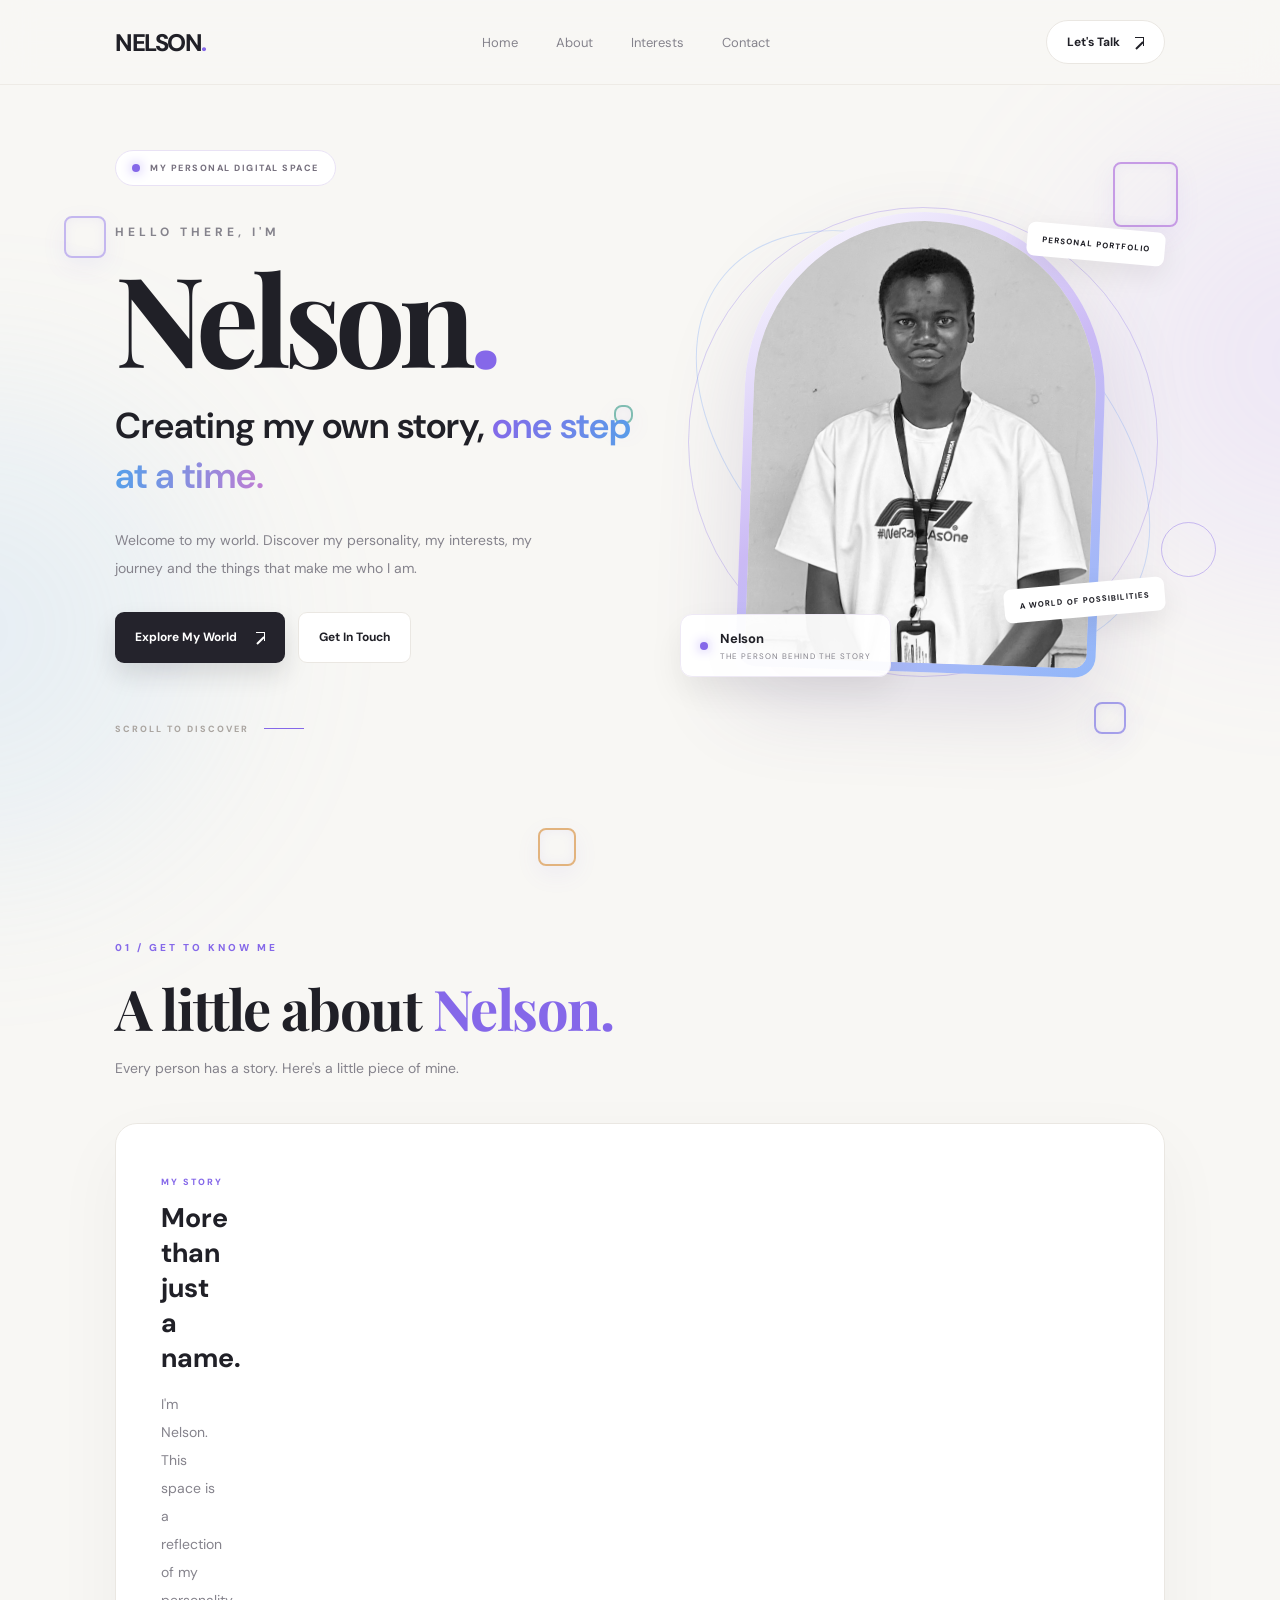
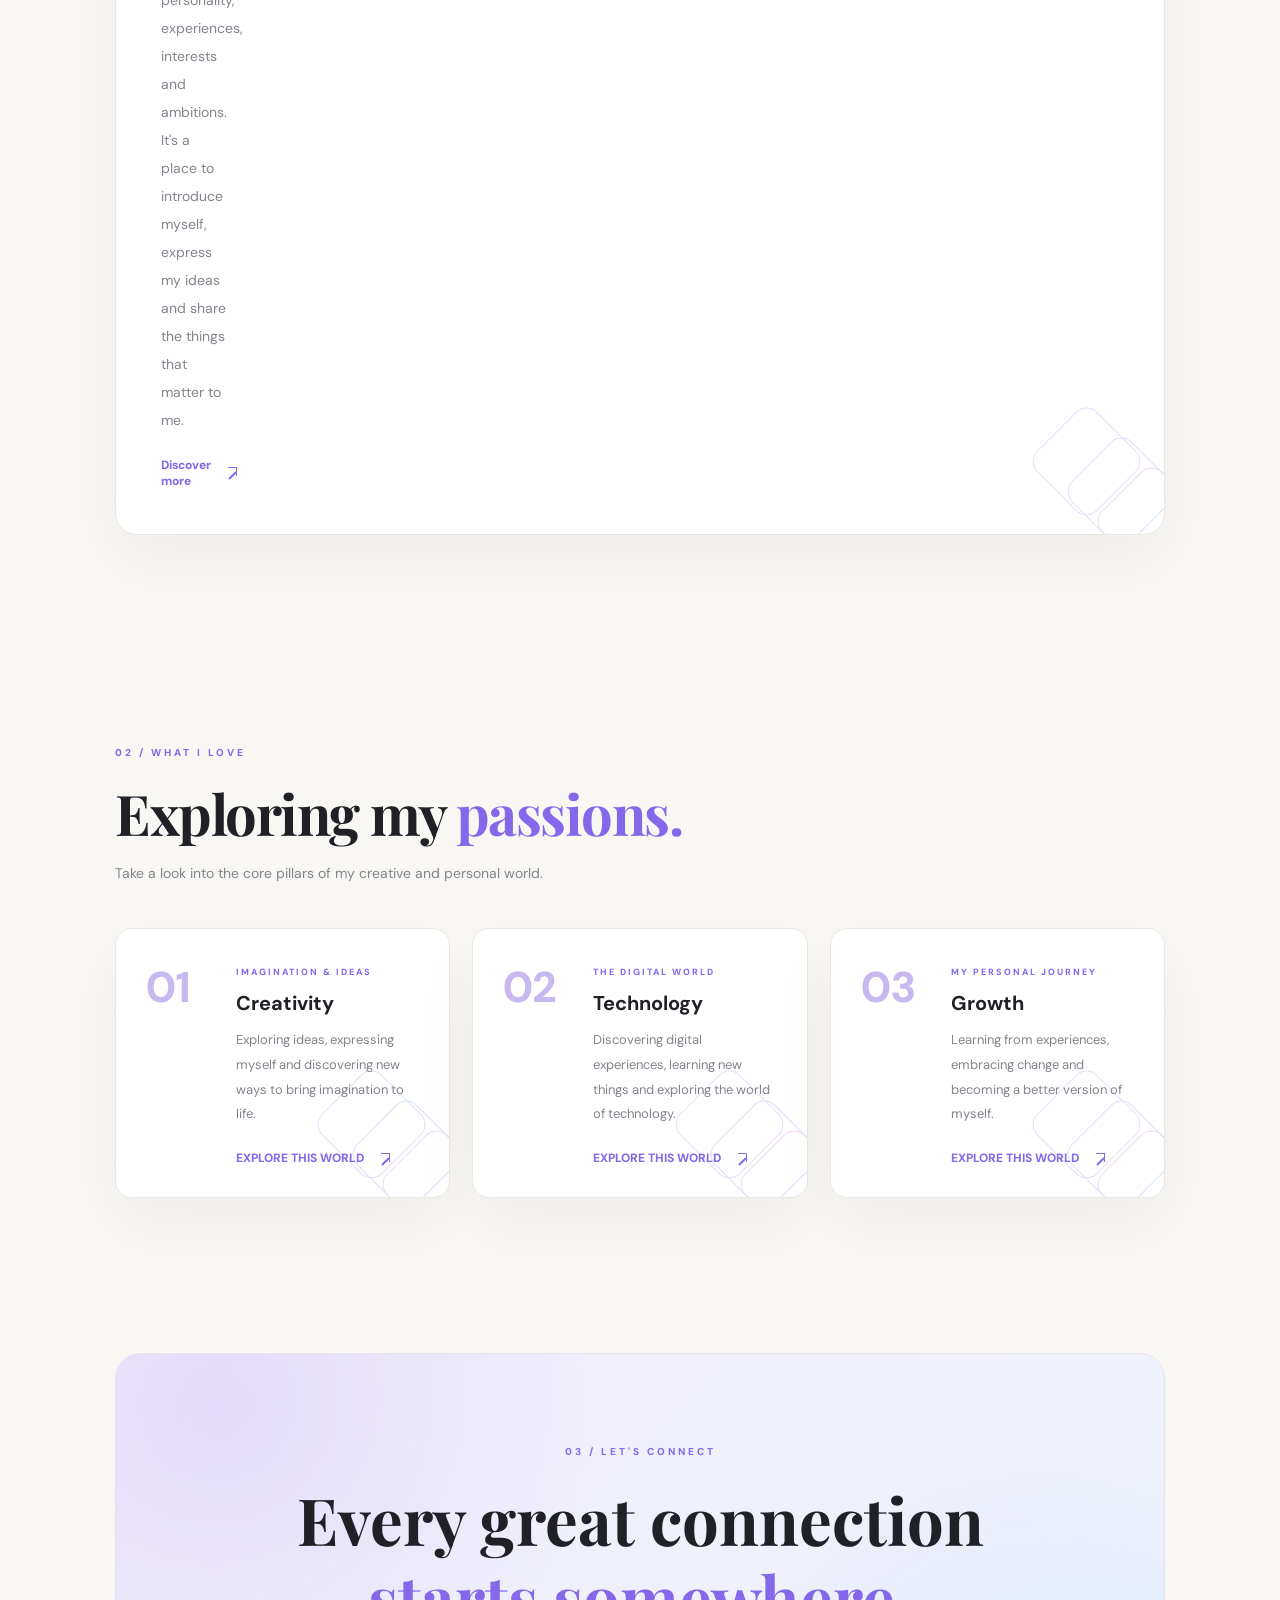
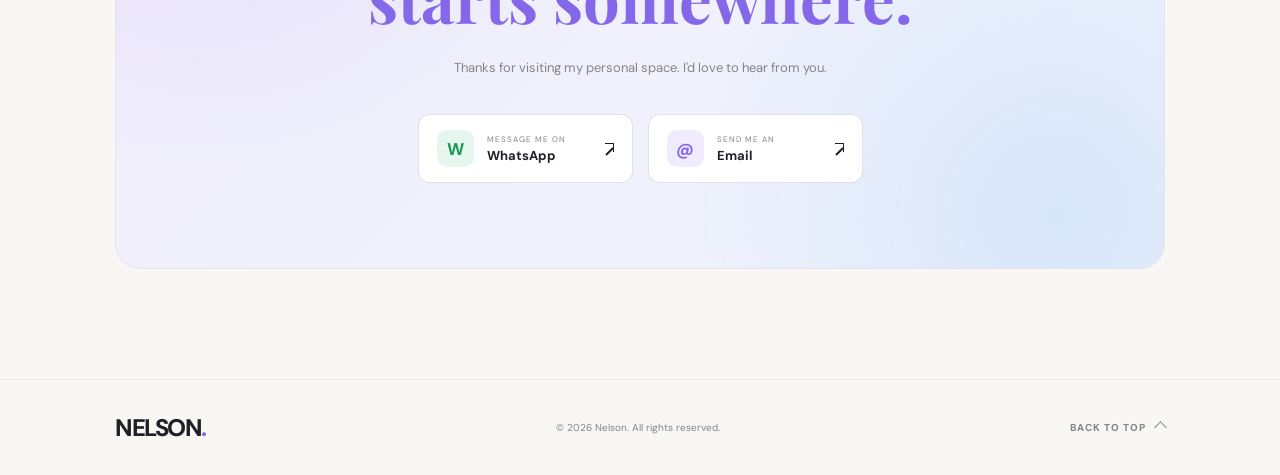
<file: index.html>
<!DOCTYPE html>
<html lang="en">
<head>
  <meta charset="UTF-8">
  <meta name="viewport" content="width=device-width, initial-scale=1.0">
  <meta name="theme-color" content="#f8f7f4">

  <title>Nelson — Personal Portfolio</title>
  <meta name="description" content="Explore Nelson's personal profile, interests and journey.">

  <link rel="preconnect" href="https://fonts.googleapis.com">
  <link rel="preconnect" href="https://fonts.gstatic.com" crossorigin>
  <link href="https://fonts.googleapis.com/css2?family=DM+Sans:wght@400;500;600;700;800&family=Playfair+Display:wght@600;700&display=swap" rel="stylesheet">

  <link rel="stylesheet" href="style.css">
</head>

<body>

  <!-- BACKGROUND DECORATIONS -->
  <div class="ambient ambient-one"></div>
  <div class="ambient ambient-two"></div>

  <div class="floating-scene" aria-hidden="true">
    <span class="cube cube-one"></span>
    <span class="cube cube-two"></span>
    <span class="cube cube-three"></span>
    <span class="cube cube-four"></span>
    <span class="cube cube-five"></span>
    <span class="cube cube-six"></span>
    <span class="floating-ring"></span>
  </div>

  <!-- NAVIGATION -->
  <header class="navbar">
    <a href="#home" class="logo">NELSON<span>.</span></a>

    <nav class="nav-links" id="navLinks">
      <a href="#home">Home</a>
      <a href="#about">About</a>
      <a href="#interests">Interests</a>
      <a href="#contact">Contact</a>
    </nav>

    <a href="#contact" class="nav-button">
      Let's Talk <span class="arrow-icon"></span>
    </a>

    <button class="menu-toggle" id="menuToggle"
      aria-label="Open navigation" aria-expanded="false">
      <span></span>
      <span></span>
    </button>
  </header>

  <main>

    <!-- HERO SECTION -->
    <section class="hero section" id="home">

      <div class="hero-content reveal">

        <div class="welcome-label">
          <span class="status-dot"></span>
          MY PERSONAL DIGITAL SPACE
        </div>

        <p class="small-intro">HELLO THERE, I'M</p>

        <h1>Nelson<span class="name-dot">.</span></h1>

        <h2>
          Creating my own story,
          <span class="gradient-text">one step at a time.</span>
        </h2>

        <p class="hero-description">
          Welcome to my world. Discover my personality,
          my interests, my journey and the things that
          make me who I am.
        </p>

        <div class="hero-buttons">
          <a href="#about" class="primary-button">
            Explore My World <span class="arrow-icon"></span>
          </a>

          <a href="#contact" class="secondary-button">
            Get In Touch
          </a>
        </div>

        <div class="hero-footer">
          <span>SCROLL TO DISCOVER</span>
          <span class="scroll-line"></span>
        </div>

      </div>

      <!-- PROFILE PHOTO -->
      <div class="hero-image-area reveal">

        <div class="image-orbit orbit-one"></div>
        <div class="image-orbit orbit-two"></div>

        <div class="photo-frame">
          <img src="nelson.jpg"
               alt="Nelson's portrait"
               class="profile-image">
        </div>

        <div class="photo-caption">
          <span class="caption-dot"></span>
          <div>
            <strong>Nelson</strong>
            <small>THE PERSON BEHIND THE STORY</small>
          </div>
        </div>

        <div class="floating-tag tag-top">
          PERSONAL PORTFOLIO
        </div>

        <div class="floating-tag tag-bottom">
          A WORLD OF POSSIBILITIES
        </div>

      </div>
    </section>

    <!-- ABOUT SECTION -->
    <section class="about section" id="about">

      <div class="section-heading reveal">
        <span class="eyebrow">01 / GET TO KNOW ME</span>

        <h2>
          A little about <span>Nelson.</span>
        </h2>

        <p>
          Every person has a story. Here's a little piece of mine.
        </p>
      </div>

      <div class="about-card reveal">

        <div class="about-content">
          <span class="about-label">MY STORY</span>

          <h3>More than just a name.</h3>

          <p>
            I'm Nelson. This space is a reflection of my
            personality, experiences, interests and ambitions.
            It's a place to introduce myself, express my ideas
            and share the things that matter to me.
          </p>

          <a href="#interests" class="text-link">
            Discover more <span class="arrow-icon"></span>
          </a>
        </div>

        <div class="about-decoration" aria-hidden="true">
          <span></span>
          <span></span>
          <span></span>
        </div>

      </div>
    </section>

    <!-- INTERESTS SECTION -->
    <section class="interests section" id="interests">

      <div class="section-heading reveal">
        <span class="eyebrow">02 / WHAT I LOVE</span>

        <h2>
          Exploring my <span>passions.</span>
        </h2>

        <p>
          Take a look into the core pillars of my creative and personal world.
        </p>
      </div>

      <div class="interest-grid">

        <!-- CREATIVITY -->
        <a href="creativity.html"
           class="about-card interest-card reveal page-link"
           data-page="creativity">

          <div class="about-number">01</div>

          <div class="about-content">
            <span class="about-label">IMAGINATION & IDEAS</span>

            <h3>Creativity</h3>

            <p>
              Exploring ideas, expressing myself and discovering
              new ways to bring imagination to life.
            </p>

            <span class="text-link">
              EXPLORE THIS WORLD <span class="arrow-icon"></span>
            </span>
          </div>

          <div class="about-decoration" aria-hidden="true">
            <span></span>
            <span></span>
            <span></span>
          </div>
        </a>

        <!-- TECHNOLOGY -->
        <a href="tech.html"
           class="about-card interest-card reveal page-link"
           data-page="tech">

          <div class="about-number">02</div>

          <div class="about-content">
            <span class="about-label">THE DIGITAL WORLD</span>

            <h3>Technology</h3>

            <p>
              Discovering digital experiences, learning new things
              and exploring the world of technology.
            </p>

            <span class="text-link">
              EXPLORE THIS WORLD <span class="arrow-icon"></span>
            </span>
          </div>

          <div class="about-decoration" aria-hidden="true">
            <span></span>
            <span></span>
            <span></span>
          </div>
        </a>

        <!-- GROWTH -->
        <a href="growth.html"
           class="about-card interest-card reveal page-link"
           data-page="growth">

          <div class="about-number">03</div>

          <div class="about-content">
            <span class="about-label">MY PERSONAL JOURNEY</span>

            <h3>Growth</h3>

            <p>
              Learning from experiences, embracing change and
              becoming a better version of myself.
            </p>

            <span class="text-link">
              EXPLORE THIS WORLD <span class="arrow-icon"></span>
            </span>
          </div>

          <div class="about-decoration" aria-hidden="true">
            <span></span>
            <span></span>
            <span></span>
          </div>
        </a>

      </div>
    </section>

    <!-- CONTACT -->
    <section class="contact section" id="contact">

      <div class="contact-card reveal">

        <span class="eyebrow">03 / LET'S CONNECT</span>

        <h2>
          Every great connection<br>
          <span>starts somewhere.</span>
        </h2>

        <p>
          Thanks for visiting my personal space.
          I'd love to hear from you.
        </p>

        <div class="contact-buttons">

          <a href="https://wa.me/2348071446483"
             target="_blank"
             rel="noopener noreferrer"
             class="contact-button whatsapp-button">

            <span class="contact-icon whatsapp-icon">W</span>

            <span>
              <small>MESSAGE ME ON</small>
              <strong>WhatsApp</strong>
            </span>

            <span class="arrow-icon"></span>
          </a>

          <a href="mailto:nelsonfundz12@gmail.com"
             class="contact-button email-button">

            <span class="contact-icon email-icon">@</span>

            <span>
              <small>SEND ME AN</small>
              <strong>Email</strong>
            </span>

            <span class="arrow-icon"></span>
          </a>

        </div>

      </div>
    </section>

  </main>

  <!-- FOOTER -->
  <footer>

    <a href="#home" class="logo">NELSON<span>.</span></a>

    <p>
      © <span id="year"></span> Nelson. All rights reserved.
    </p>

    <a href="#home" class="back-top">
      BACK TO TOP <span class="up-arrow"></span>
    </a>

  </footer>

  <script src="app.js"></script>

</body>
</html>
</file>
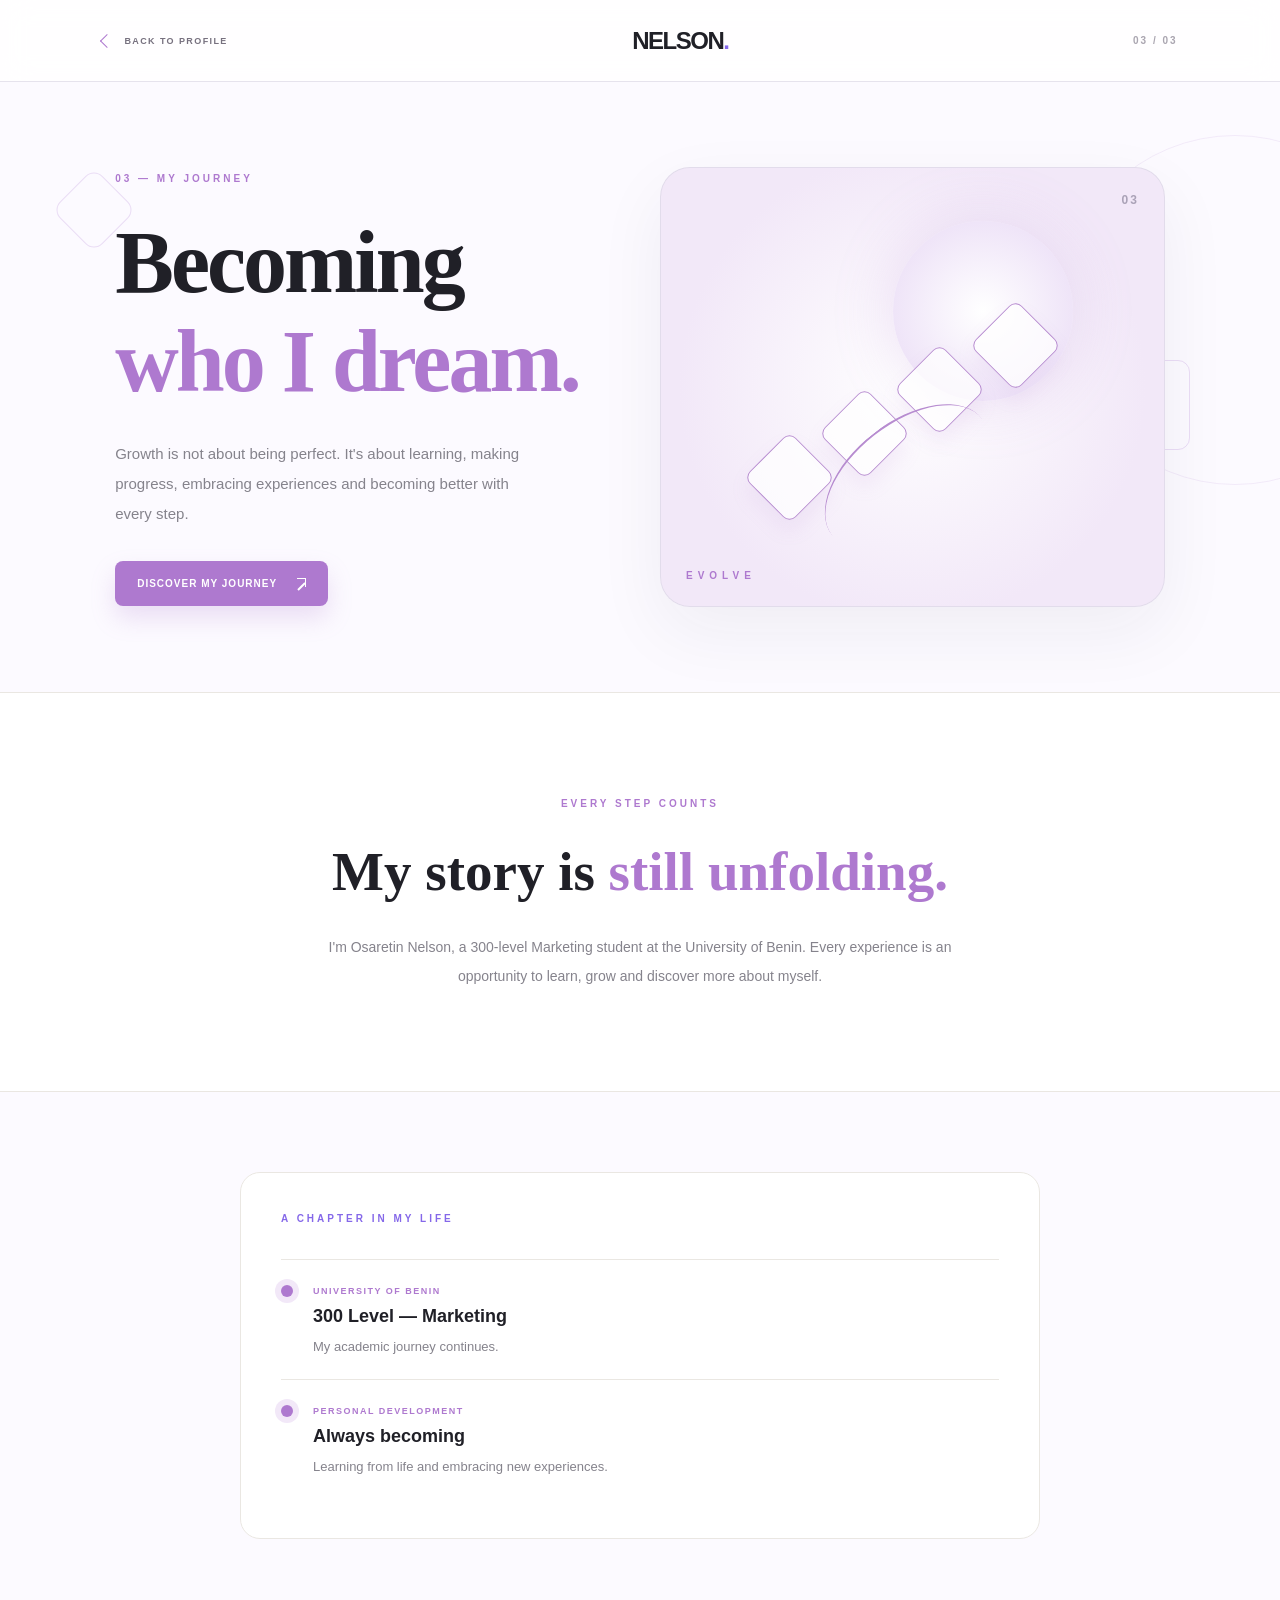
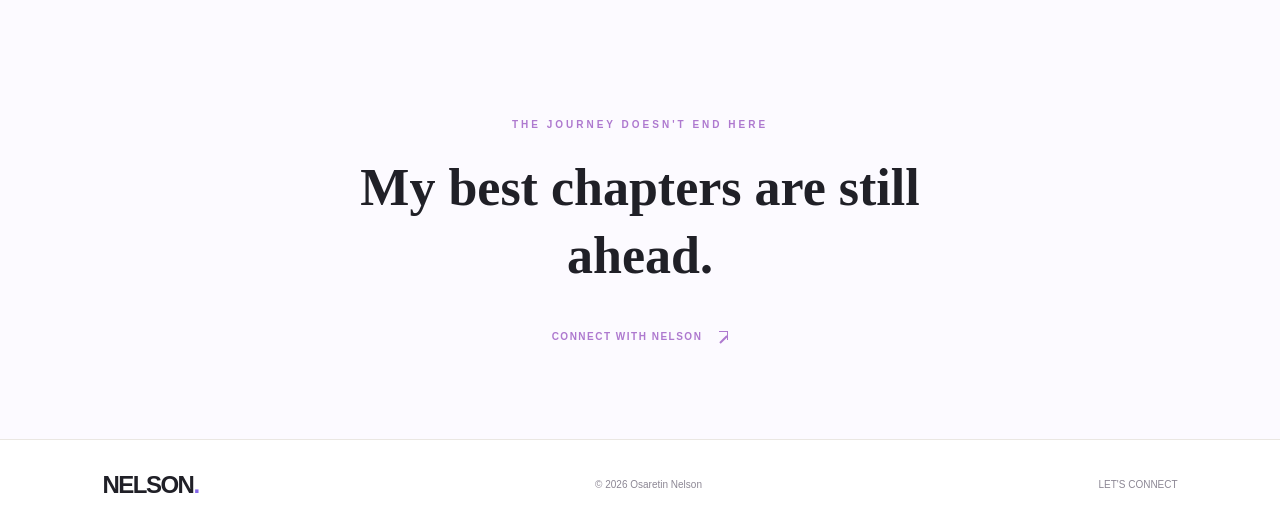
<file: growth.html>
<!DOCTYPE html>
<html lang="en">

<head>
  <meta charset="UTF-8">
  <meta name="viewport" content="width=device-width, initial-scale=1.0">
  <meta name="theme-color" content="#fbf9ff">
  <title>Growth — Nelson</title>
  <link rel="stylesheet" href="style.css">
</head>

<body class="detail-page growth-page">
  
  <div class="page-decoration" aria-hidden="true">
    <span class="detail-shape shape-a"></span>
    <span class="detail-shape shape-b"></span>
    <span class="detail-shape shape-c"></span>
    <span class="detail-orbit"></span>
  </div>
  
  <header class="detail-nav">
    <a href="index.html#interests" class="back-link">
      <span class="back-arrow"></span> BACK TO PROFILE
    </a>
    <a href="index.html" class="logo">NELSON<span>.</span></a>
    <span class="page-counter">03 / 03</span>
  </header>
  
  <main class="detail-main">
    
    <section class="detail-hero">
      <div class="detail-copy">
        <span class="eyebrow">03 — MY JOURNEY</span>
        
        <h1>
          Becoming<br>
          <span>who I dream.</span>
        </h1>
        
        <p class="detail-description">
          Growth is not about being perfect.
          It's about learning, making progress,
          embracing experiences and becoming
          better with every step.
        </p>
        
        <a href="#growth-story" class="detail-cta">
          DISCOVER MY JOURNEY <span class="arrow-icon"></span>
        </a>
      </div>
      
      <div class="growth-art">
        <div class="growth-sun"></div>
        <div class="growth-step step-one"></div>
        <div class="growth-step step-two"></div>
        <div class="growth-step step-three"></div>
        <div class="growth-step step-four"></div>
        <div class="growth-path"></div>
        <span class="growth-word">EVOLVE</span>
        <span class="creative-number">03</span>
      </div>
    </section>
    
    <section class="detail-story" id="growth-story">
      <span class="eyebrow">EVERY STEP COUNTS</span>
      <h2>My story is <span>still unfolding.</span></h2>
      
      <p>
        I'm Osaretin Nelson, a 300-level Marketing
        student at the University of Benin.
        Every experience is an opportunity to learn,
        grow and discover more about myself.
      </p>
    </section>
    
    <section class="journey-panel">
      <span class="eyebrow">A CHAPTER IN MY LIFE</span>
      <div class="journey-line">
        <div class="journey-dot"></div>
        <div>
          <small>UNIVERSITY OF BENIN</small>
          <h3>300 Level — Marketing</h3>
          <p>My academic journey continues.</p>
        </div>
      </div>
      <div class="journey-line">
        <div class="journey-dot"></div>
        <div>
          <small>PERSONAL DEVELOPMENT</small>
          <h3>Always becoming</h3>
          <p>Learning from life and embracing new experiences.</p>
        </div>
      </div>
    </section>
    
    <section class="detail-bottom">
      <span>THE JOURNEY DOESN'T END HERE</span>
      <h2>My best chapters are still ahead.</h2>
      <a href="index.html#contact" class="next-page-link">
        CONNECT WITH NELSON <span class="arrow-icon"></span>
      </a>
    </section>
    
  </main>
  
  <footer class="detail-footer">
    <a href="index.html" class="logo">NELSON<span>.</span></a>
    <p>© <span id="year"></span> Osaretin Nelson</p>
    <a href="index.html#contact">LET'S CONNECT</a>
  </footer>
  
  <script src="app.js"></script>
</body>

</html>
</file>
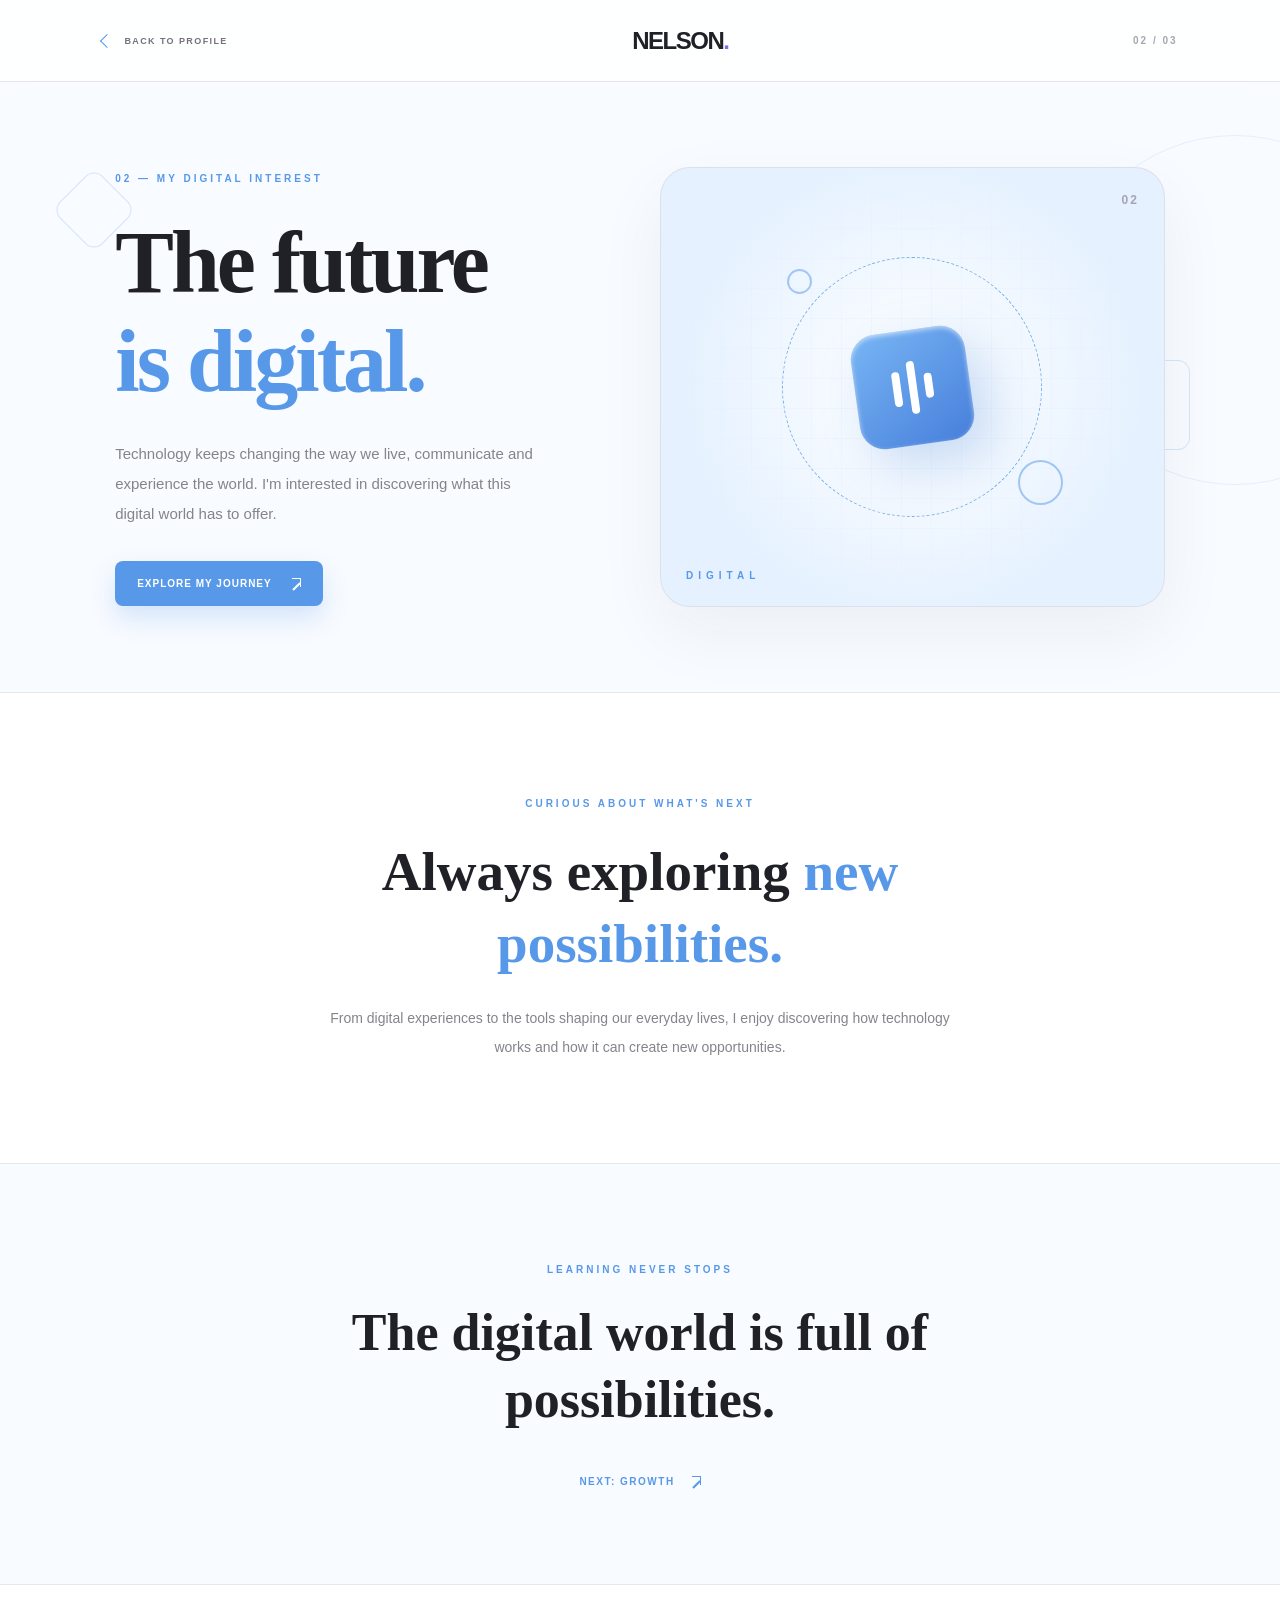
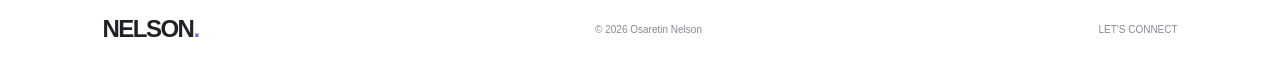
<file: tech.html>
<!DOCTYPE html>
<html lang="en">

<head>
  <meta charset="UTF-8">
  <meta name="viewport" content="width=device-width, initial-scale=1.0">
  <meta name="theme-color" content="#f7faff">
  <title>Technology — Nelson</title>
  <link rel="stylesheet" href="style.css">
</head>

<body class="detail-page technology-page">
  
  <div class="page-decoration" aria-hidden="true">
    <span class="detail-shape shape-a"></span>
    <span class="detail-shape shape-b"></span>
    <span class="detail-shape shape-c"></span>
    <span class="detail-orbit"></span>
  </div>
  
  <header class="detail-nav">
    <a href="index.html#interests" class="back-link">
      <span class="back-arrow"></span> BACK TO PROFILE
    </a>
    <a href="index.html" class="logo">NELSON<span>.</span></a>
    <span class="page-counter">02 / 03</span>
  </header>
  
  <main class="detail-main">
    
    <section class="detail-hero">
      <div class="detail-copy">
        <span class="eyebrow">02 — MY DIGITAL INTEREST</span>
        
        <h1>
          The future<br>
          <span>is digital.</span>
        </h1>
        
        <p class="detail-description">
          Technology keeps changing the way we live,
          communicate and experience the world.
          I'm interested in discovering what this digital
          world has to offer.
        </p>
        
        <a href="#tech-story" class="detail-cta">
          EXPLORE MY JOURNEY <span class="arrow-icon"></span>
        </a>
      </div>
      
      <div class="tech-art">
        <div class="tech-grid"></div>
        <div class="tech-orbit"></div>
        <div class="tech-core">
          <span></span>
          <span></span>
          <span></span>
        </div>
        <div class="tech-ring ring-one"></div>
        <div class="tech-ring ring-two"></div>
        <span class="tech-word">DIGITAL</span>
        <span class="creative-number">02</span>
      </div>
    </section>
    
    <section class="detail-story" id="tech-story">
      <span class="eyebrow">CURIOUS ABOUT WHAT'S NEXT</span>
      <h2>Always exploring <span>new possibilities.</span></h2>
      
      <p>
        From digital experiences to the tools shaping
        our everyday lives, I enjoy discovering how
        technology works and how it can create new
        opportunities.
      </p>
    </section>
    
    <section class="detail-bottom">
      <span>LEARNING NEVER STOPS</span>
      <h2>The digital world is full of possibilities.</h2>
      <a href="growth.html" class="next-page-link">
        NEXT: GROWTH <span class="arrow-icon"></span>
      </a>
    </section>
    
  </main>
  
  <footer class="detail-footer">
    <a href="index.html" class="logo">NELSON<span>.</span></a>
    <p>© <span id="year"></span> Osaretin Nelson</p>
    <a href="index.html#contact">LET'S CONNECT</a>
  </footer>
  
  <script src="app.js"></script>
</body>

</html>
</file>
<file: style.css>
/* =====================================
   NELSON PROFILE — LUXURY EDITION
===================================== */

:root {
  --bg: #f8f7f4;
  --white: #ffffff;
  --dark: #202027;
  --muted: #85838c;
  --purple: #8568e9;
  --blue: #78a7ef;
  --border: #eae7e2;
}

* {
  margin: 0;
  padding: 0;
  box-sizing: border-box;
}

html {
  scroll-behavior: smooth;
  overflow-x: clip;
}

body {
  background: var(--bg);
  color: var(--dark);
  font-family: 'DM Sans', sans-serif;
  overflow-x: clip;
  min-width: 0;
}

a {
  text-decoration: none;
  color: inherit;
}

button {
  font: inherit;
}

.section {
  padding-left: 9%;
  padding-right: 9%;
}

/* BACKGROUND */

.ambient {
  position: fixed;
  width: 450px;
  height: 450px;
  border-radius: 50%;
  filter: blur(100px);
  opacity: 0.18;
  pointer-events: none;
  z-index: -3;
}

.ambient-one {
  background: #c4a7ff;
  top: 15%;
  right: -250px;
}

.ambient-two {
  background: #9bc9f5;
  bottom: 5%;
  left: -250px;
}

.floating-scene {
  position: fixed;
  inset: 0;
  overflow: hidden;
  pointer-events: none;
  z-index: -1;
}

.cube {
  position: absolute;
  width: 42px;
  height: 42px;
  border: 2px solid rgba(133, 104, 233, .45);
  border-radius: 8px;
  transform-style: preserve-3d;
  box-shadow:
    inset 0 0 12px rgba(133, 104, 233, .08),
    0 8px 25px rgba(133, 104, 233, .08);
  animation: cubeRoll 12s linear infinite;
}

.cube-one {
  top: 24%;
  left: 5%;
}

.cube-two {
  top: 70%;
  left: 12%;
  width: 25px;
  height: 25px;
  border-color: #79a9ee;
  animation-delay: -4s;
}

.cube-three {
  top: 18%;
  right: 8%;
  width: 65px;
  height: 65px;
  border-color: #c69be5;
  animation-delay: -2s;
  animation-duration: 16s;
}

.cube-four {
  top: 78%;
  right: 12%;
  width: 32px;
  height: 32px;
  animation-delay: -5s;
  border-color: #a6a0ec;
}

.cube-five {
  top: 45%;
  left: 48%;
  width: 19px;
  height: 19px;
  border-color: #80bdb2;
  animation-duration: 18s;
}

.cube-six {
  top: 92%;
  left: 42%;
  width: 38px;
  height: 38px;
  border-color: #e2b37e;
  animation-delay: -7s;
}

.floating-ring {
  position: absolute;
  top: 58%;
  right: 5%;
  width: 55px;
  height: 55px;
  border: 1px solid rgba(133, 104, 233, .4);
  border-radius: 50%;
  animation: ringFloat 8s ease-in-out infinite;
}

@keyframes cubeRoll {
  0% {
    transform: translate3d(0, 0, 0) rotate(0deg);
    border-color: #8568e9;
  }
  25% {
    transform: translate3d(15px, -35px, 0) rotate(90deg);
    border-color: #70a9f1;
  }
  50% {
    transform: translate3d(-10px, 15px, 0) rotate(180deg);
    border-color: #d395df;
  }
  75% {
    transform: translate3d(20px, -25px, 0) rotate(270deg);
    border-color: #79bcae;
  }
  100% {
    transform: translate3d(0, 0, 0) rotate(360deg);
    border-color: #8568e9;
  }
}

@keyframes ringFloat {
  0%, 100% { transform: translateY(0) rotate(0); }
  50% { transform: translateY(-25px) rotate(180deg); }
}

/* NAVIGATION */

.navbar {
  min-height: 85px;
  padding: 0 9%;
  display: flex;
  align-items: center;
  justify-content: space-between;
  position: relative;
  z-index: 50;
  background: rgba(248, 247, 244, .83);
  backdrop-filter: blur(18px);
  border-bottom: 1px solid rgba(230, 225, 218, .6);
}

.logo {
  font-size: 24px;
  font-weight: 800;
  letter-spacing: -1.5px;
}

.logo span {
  color: var(--purple);
}

.nav-links {
  display: flex;
  align-items: center;
  gap: 38px;
}

.nav-links a {
  color: var(--muted);
  font-size: 13px;
  transition: .3s;
}

.nav-links a:hover {
  color: var(--purple);
}

.nav-button {
  background: white;
  border: 1px solid var(--border);
  border-radius: 40px;
  padding: 13px 20px;
  display: flex;
  gap: 13px;
  align-items: center;
  font-size: 12px;
  font-weight: 700;
  transition: .3s;
}

.nav-button:hover {
  background: var(--dark);
  color: white;
}

.menu-toggle {
  display: none;
  width: 42px;
  height: 42px;
  border: 1px solid var(--border);
  background: white;
  border-radius: 10px;
  cursor: pointer;
  align-items: center;
  justify-content: center;
  flex-direction: column;
  gap: 6px;
}

.menu-toggle span {
  width: 18px;
  height: 2px;
  background: var(--dark);
}

/* CSS ARROW ICON — NO EMOJI */

.arrow-icon {
  width: 11px;
  height: 11px;
  display: inline-block;
  position: relative;
  flex-shrink: 0;
}

.arrow-icon::before {
  content: "";
  position: absolute;
  width: 8px;
  height: 8px;
  border-top: 1.8px solid currentColor;
  border-right: 1.8px solid currentColor;
  right: 0;
  top: 0;
}

.arrow-icon::after {
  content: "";
  position: absolute;
  width: 10px;
  height: 1.8px;
  background: currentColor;
  transform: rotate(-45deg);
  transform-origin: right;
  right: 1px;
  top: 4px;
}

.up-arrow {
  display: inline-block;
  width: 9px;
  height: 9px;
  border-left: 1.5px solid currentColor;
  border-top: 1.5px solid currentColor;
  transform: rotate(45deg);
}

/* HERO */

.hero {
  min-height: 720px;
  padding-top: 65px;
  padding-bottom: 90px;
  display: grid;
  grid-template-columns: 1.05fr .95fr;
  align-items: center;
  gap: 30px;
}

.hero-content,
.hero-image-area {
  min-width: 0;
  position: relative;
}

.hero-content {
  z-index: 3;
}

.welcome-label {
  display: inline-flex;
  align-items: center;
  gap: 10px;
  padding: 11px 16px;
  background: white;
  border: 1px solid #e9e2f5;
  border-radius: 50px;
  font-size: 9px;
  letter-spacing: 1.5px;
  font-weight: 800;
  color: #77717f;
  margin-bottom: 38px;
}

.status-dot,
.caption-dot {
  width: 8px;
  height: 8px;
  border-radius: 50%;
  background: #8568e9;
  box-shadow: 0 0 12px #a995f5;
  flex-shrink: 0;
}

.small-intro {
  font-size: 12px;
  letter-spacing: 4px;
  font-weight: 700;
  color: var(--muted);
}

.hero h1 {
  font-family: 'Playfair Display', serif;
  font-size: clamp(75px, 10vw, 125px);
  letter-spacing: -7px;
  line-height: 1.15;
  margin: 5px 0 12px;
}

.name-dot {
  color: var(--purple);
}

.hero h2 {
  font-size: clamp(24px, 3vw, 36px);
  line-height: 1.4;
  font-weight: 600;
}

.gradient-text {
  background: linear-gradient(100deg, #8568e9, #599ee9, #c17cd3);
  color: transparent;
  -webkit-background-clip: text;
  background-clip: text;
}

.hero-description {
  max-width: 440px;
  font-size: 14px;
  line-height: 2;
  color: var(--muted);
  margin-top: 24px;
}

.hero-buttons {
  display: flex;
  gap: 13px;
  flex-wrap: wrap;
  margin-top: 30px;
}

.primary-button,
.secondary-button {
  min-height: 51px;
  padding: 15px 20px;
  border-radius: 9px;
  display: inline-flex;
  align-items: center;
  justify-content: center;
  gap: 17px;
  font-size: 12px;
  font-weight: 700;
  transition: .3s;
}

.primary-button {
  background: #24232c;
  color: white;
  box-shadow: 0 12px 25px rgba(30, 28, 40, .13);
}

.primary-button:hover {
  transform: translateY(-4px);
  box-shadow: 0 17px 30px rgba(30, 28, 40, .2);
}

.secondary-button {
  background: white;
  border: 1px solid var(--border);
}

.secondary-button:hover {
  color: var(--purple);
  border-color: var(--purple);
}

.hero-footer {
  display: flex;
  align-items: center;
  gap: 15px;
  margin-top: 60px;
  color: #aaa5a0;
  font-size: 9px;
  letter-spacing: 2px;
  font-weight: 800;
}

.scroll-line {
  width: 40px;
  height: 1px;
  background: var(--purple);
  position: relative;
  animation: lineMove 2s infinite;
}

@keyframes lineMove {
  0%, 100% { transform: scaleX(.5); transform-origin: left; }
  50% { transform: scaleX(1); transform-origin: left; }
}

/* PHOTO */

.hero-image-area {
  min-height: 530px;
  display: flex;
  align-items: center;
  justify-content: center;
}

.photo-frame {
  width: min(360px, 85%);
  height: 460px;
  padding: 9px;
  border-radius: 190px 190px 22px 22px;
  background: linear-gradient(145deg, white, #cbbaf5, #91b7f9);
  box-shadow: 0 35px 85px rgba(92, 75, 135, .16);
  transform: rotate(2deg);
  position: relative;
  z-index: 3;
  transition: .5s;
}

.photo-frame:hover {
  transform: rotate(0deg) translateY(-8px);
}

.profile-image {
  width: 100%;
  height: 100%;
  object-fit: cover;
  object-position: center top;
  border-radius: 180px 180px 15px 15px;
  background: #e9e3f4;
}

.image-orbit {
  position: absolute;
  border: 1px solid rgba(130, 100, 232, .28);
  border-radius: 50%;
  z-index: 1;
  pointer-events: none;
}

.orbit-one {
  width: min(470px, 100%);
  aspect-ratio: 1;
}

.orbit-two {
  width: min(520px, 110%);
  height: 340px;
  border-color: rgba(110, 158, 248, .3);
  transform: rotate(40deg);
}

.photo-caption {
  position: absolute;
  z-index: 5;
  bottom: 30px;
  left: 0;
  display: flex;
  align-items: center;
  gap: 12px;
  padding: 15px 19px;
  border: 1px solid #eee9f5;
  border-radius: 12px;
  background: rgba(255,255,255,.94);
  box-shadow: 0 15px 35px rgba(0,0,0,.07);
}

.photo-caption strong,
.photo-caption small {
  display: block;
}

.photo-caption strong {
  font-size: 13px;
}

.photo-caption small {
  font-size: 8px;
  color: var(--muted);
  letter-spacing: 1px;
  margin-top: 4px;
}

.floating-tag {
  position: absolute;
  z-index: 5;
  background: white;
  padding: 12px 15px;
  border-radius: 8px;
  font-size: 8px;
  font-weight: 800;
  letter-spacing: 1px;
  box-shadow: 0 10px 30px rgba(0,0,0,.08);
}

.tag-top {
  top: 50px;
  right: 0;
  transform: rotate(5deg);
}

.tag-bottom {
  bottom: 90px;
  right: 0;
  transform: rotate(-5deg);
}

/* SECTION HEADINGS */

.about,
.interests {
  padding-top: 110px;
  padding-bottom: 95px;
}

.section-heading {
  margin-bottom: 42px;
  max-width: 750px;
}

.eyebrow {
  color: var(--purple);
  font-size: 10px;
  letter-spacing: 3px;
  font-weight: 800;
}

.section-heading h2 {
  font-family: 'Playfair Display', serif;
  font-size: clamp(36px, 5vw, 56px);
  letter-spacing: -1.5px;
  line-height: 1.2;
  margin-top: 18px;
}

.section-heading h2 span {
  color: var(--purple);
}

.section-heading p {
  color: var(--muted);
  font-size: 14px;
  line-height: 1.8;
  margin-top: 15px;
}

/* ABOUT CARD */

.about-card {
  display: grid;
  grid-template-columns: 65px minmax(0, 1fr);
  align-items: start;
  gap: 25px;
  position: relative;
  padding: 45px;
  background: rgba(255,255,255,.93);
  border: 1px solid var(--border);
  border-radius: 22px;
  box-shadow: 0 25px 70px rgba(30,25,40,.045);
  overflow: hidden;
  transition: .4s;
}

.about-card:hover {
  transform: translateY(-5px);
  box-shadow: 0 30px 70px rgba(30,25,40,.08);
}

.about-number {
  color: #c7b8ef;
  font-size: 43px;
  font-weight: 800;
}

.about-content {
  min-width: 0;
  position: relative;
  z-index: 2;
}

.about-label {
  display: inline-block;
  color: var(--purple);
  font-size: 9px;
  font-weight: 800;
  letter-spacing: 2px;
  margin-bottom: 12px;
}

.about-card h3 {
  font-size: clamp(21px, 3vw, 27px);
  margin-bottom: 15px;
}

.about-card p {
  color: var(--muted);
  max-width: 650px;
  font-size: 14px;
  line-height: 2;
}

.text-link {
  display: inline-flex;
  align-items: center;
  gap: 15px;
  margin-top: 23px;
  font-size: 12px;
  font-weight: 800;
  color: var(--purple);
}

.about-decoration {
  position: absolute;
  width: 160px;
  height: 160px;
  right: -40px;
  bottom: -45px;
  opacity: .5;
}

.about-decoration span {
  position: absolute;
  width: 85px;
  height: 85px;
  border: 1px solid #c9b9f3;
  border-radius: 15px;
  transform: rotate(45deg);
}

.about-decoration span:nth-child(2) {
  left: 35px;
  top: 30px;
  border-color: #a9c3f4;
}

.about-decoration span:nth-child(3) {
  left: 65px;
  top: 60px;
  border-color: #dfb1e3;
}

/* INTEREST CARDS */

.interest-grid {
  display: grid;
  grid-template-columns: repeat(3, minmax(0, 1fr));
  gap: 22px;
}

.interest-card {
  min-width: 0;
  min-height: 260px;
  padding: 30px;
  position: relative;
  overflow: hidden;
  border: 1px solid var(--border);
  border-radius: 17px;
  background: white;
  transition: .4s;
}

.interest-card:hover {
  transform: translateY(-9px);
  border-color: #cbbcf1;
  box-shadow: 0 25px 50px rgba(93,75,140,.1);
}

.interest-top {
  display: flex;
  justify-content: space-between;
  align-items: center;
  margin-bottom: 48px;
}

.interest-symbol {
  width: 35px;
  height: 35px;
  display: block;
  position: relative;
}

.symbol-one {
  border: 2px solid var(--purple);
  border-radius: 9px;
  transform: rotate(45deg) scale(.75);
}

.symbol-two {
  border: 2px solid #6c9fe9;
  border-radius: 50%;
}

.symbol-two::after {
  content: "";
  position: absolute;
  width: 13px;
  height: 13px;
  border: 2px solid #6c9fe9;
  border-radius: 50%;
  top: 8px;
  left: 8px;
}

.symbol-three {
  border-left: 2px solid #b57ad4;
  border-bottom: 2px solid #b57ad4;
  transform: rotate(-45deg) scale(.75);
}

.symbol-three::after {
  content: "";
  position: absolute;
  width: 12px;
  height: 12px;
  border-top: 2px solid #b57ad4;
  border-right: 2px solid #b57ad4;
  top: -1px;
  right: -1px;
}

.card-index {
  color: #b8b3c0;
  font-size: 11px;
  font-weight: 700;
}

.interest-card h3 {
  font-size: 20px;
  margin-bottom: 12px;
}

.interest-card p {
  font-size: 13px;
  line-height: 1.9;
  color: var(--muted);
}

.card-bottom-line {
  position: absolute;
  bottom: 0;
  left: 30px;
  height: 3px;
  width: 35px;
  border-radius: 5px;
  background: var(--purple);
  transition: .4s;
}

.interest-card:hover .card-bottom-line {
  width: calc(100% - 60px);
}

/* CONTACT */

.contact {
  padding-top: 60px;
  padding-bottom: 110px;
}

.contact-card {
  position: relative;
  padding: 85px 25px;
  text-align: center;
  border: 1px solid #e7e2f1;
  border-radius: 25px;
  background:
    radial-gradient(circle at 10% 10%, rgba(174,145,247,.2), transparent 35%),
    radial-gradient(circle at 90% 90%, rgba(113,168,240,.18), transparent 35%),
    linear-gradient(135deg, #f1edfb, #eef4fc);
  overflow: hidden;
}

.contact-card h2 {
  font-family: 'Playfair Display', serif;
  font-size: clamp(36px, 6vw, 65px);
  line-height: 1.2;
  margin: 20px 0;
}

.contact-card h2 span {
  color: var(--purple);
}

.contact-card > p {
  font-size: 13px;
  line-height: 1.8;
  color: var(--muted);
  margin-bottom: 35px;
}

.contact-buttons {
  display: flex;
  justify-content: center;
  flex-wrap: wrap;
  gap: 15px;
}

.contact-button {
  display: flex;
  align-items: center;
  gap: 13px;
  min-width: 215px;
  padding: 15px 18px;
  border: 1px solid rgba(220,215,230,.8);
  border-radius: 12px;
  background: white;
  text-align: left;
  transition: .3s;
}

.contact-button:hover {
  transform: translateY(-5px);
  box-shadow: 0 15px 30px rgba(30,25,40,.1);
}

.contact-icon {
  width: 37px;
  height: 37px;
  border-radius: 10px;
  display: grid;
  place-items: center;
  font-size: 17px;
  font-weight: 800;
  flex-shrink: 0;
}

.whatsapp-icon {
  background: #e5f7ed;
  color: #20985b;
}

.email-icon {
  background: #f0ebff;
  color: var(--purple);
}

.contact-button small,
.contact-button strong {
  display: block;
}

.contact-button small {
  font-size: 8px;
  color: var(--muted);
  letter-spacing: 1px;
}

.contact-button strong {
  font-size: 13px;
  margin-top: 3px;
}

.contact-button > .arrow-icon {
  margin-left: auto;
}

/* FOOTER */

footer {
  padding: 32px 9%;
  border-top: 1px solid var(--border);
  display: flex;
  justify-content: space-between;
  align-items: center;
  gap: 20px;
}

footer p,
.back-top {
  color: var(--muted);
  font-size: 10px;
}

.back-top {
  display: flex;
  align-items: center;
  gap: 10px;
  letter-spacing: 1px;
  font-weight: 800;
}

/* SCROLL ANIMATIONS */

.reveal {
  opacity: 0;
  transform: translateY(35px);
  transition: opacity .8s ease, transform .8s ease;
}

.reveal.show {
  opacity: 1;
  transform: translateY(0);
}

/* TABLETS */

@media (max-width: 900px) {
  .navbar {
    padding: 0 6%;
  }

  .section {
    padding-left: 6%;
    padding-right: 6%;
  }

  .hero {
    gap: 15px;
  }

  .hero h1 {
    font-size: 78px;
  }

  .photo-frame {
    height: 390px;
  }

  .interest-grid {
    gap: 13px;
  }

  .interest-card {
    padding: 24px;
  }
}

/* MOBILE */

@media (max-width: 650px) {
  .navbar {
    min-height: 72px;
    padding: 0 6%;
  }

  .logo {
    font-size: 22px;
  }

  .nav-button {
    display: none;
  }

  .menu-toggle {
    display: flex;
  }

  .nav-links {
    display: none;
    position: absolute;
    top: 72px;
    left: 0;
    right: 0;
    padding: 25px 7%;
    background: rgba(255,255,255,.98);
    border-bottom: 1px solid var(--border);
    flex-direction: column;
    align-items: flex-start;
    gap: 23px;
  }

  .nav-links.active {
    display: flex;
  }

  .nav-links a {
    font-size: 14px;
  }

  .hero {
    grid-template-columns: minmax(0, 1fr);
    padding-top: 65px;
    padding-bottom: 60px;
    gap: 25px;
  }

  .hero-content {
    text-align: center;
  }

  .welcome-label {
    margin-bottom: 30px;
  }

  .hero h1 {
    font-size: clamp(75px, 19vw, 95px);
    letter-spacing: -5px;
  }

  .hero h2 {
    font-size: 26px;
  }

  .hero-description {
    margin: 22px auto 0;
    max-width: 420px;
  }

  .hero-buttons {
    justify-content: center;
  }

  .hero-footer {
    justify-content: center;
    margin-top: 38px;
  }

  .hero-image-area {
    min-height: 440px;
    width: 100%;
  }

  .photo-frame {
    width: min(310px, 76%);
    height: 390px;
  }

  .orbit-one {
    width: 95%;
  }

  .orbit-two {
    width: 100%;
    height: 300px;
  }

  .photo-caption {
    left: 0;
    bottom: 15px;
  }

  .tag-top {
    right: 0;
    top: 30px;
  }

  .tag-bottom {
    right: 0;
    bottom: 65px;
  }

  .about,
  .interests {
    padding-top: 75px;
    padding-bottom: 65px;
  }

  .section-heading {
    margin-bottom: 30px;
  }

  .section-heading h2 {
    font-size: clamp(34px, 9vw, 44px);
  }

  .section-heading p {
    font-size: 13px;
  }

  .about-card {
    grid-template-columns: 1fr;
    gap: 12px;
    padding: 28px 24px 35px;
  }

  .about-number {
    font-size: 32px;
  }

  .about-card h3 {
    font-size: 22px;
  }

  .about-card p {
    font-size: 13px;
  }

  .about-decoration {
    opacity: .22;
  }

  .interest-grid {
    grid-template-columns: minmax(0, 1fr);
    gap: 15px;
  }

  .interest-card {
    min-height: 215px;
    padding: 27px;
  }

  .interest-top {
    margin-bottom: 30px;
  }

  .contact {
    padding-top: 40px;
    padding-bottom: 70px;
  }

  .contact-card {
    padding: 60px 18px;
  }

  .contact-card h2 {
    font-size: clamp(34px, 9vw, 45px);
  }

  .contact-buttons {
    flex-direction: column;
    align-items: stretch;
  }

  .contact-button {
    width: 100%;
  }

  footer {
    padding: 28px 6%;
    flex-wrap: wrap;
  }

  footer p {
    order: 3;
    width: 100%;
    text-align: center;
  }

  .cube-five,
  .floating-ring {
    display: none;
  }
}

/* EXTRA SMALL PHONES */

@media (max-width: 370px) {
  .section {
    padding-left: 5%;
    padding-right: 5%;
  }

  .hero h1 {
    font-size: 70px;
  }

  .hero h2 {
    font-size: 22px;
  }

  .welcome-label {
    font-size: 8px;
  }

  .photo-frame {
    height: 340px;
  }

  .floating-tag {
    font-size: 7px;
    padding: 10px;
  }

  .about-card {
    padding: 24px 19px;
  }
}

/* REDUCED MOTION */

@media (prefers-reduced-motion: reduce) {
  *,
  *::before,
  *::after {
    scroll-behavior: auto !important;
    animation: none !important;
    transition: none !important;
  }

  .reveal {
    opacity: 1;
    transform: none;
  }
}



/* =====================================
   NELSON PROFILE — THREE DETAIL PAGES
===================================== */

.detail-page {
  --page-accent: #8568e9;
  --page-soft: #eee8ff;
  min-height: 100vh;
  background: #faf9f7;
  overflow-x: clip;
}

.creativity-page {
  --page-accent: #8568e9;
  --page-soft: #eee8ff;
}

.technology-page {
  --page-accent: #5798e9;
  --page-soft: #e5f1ff;
  background: #f8fbff;
}

.growth-page {
  --page-accent: #ae79cf;
  --page-soft: #f2e8f8;
  background: #fcfaff;
}

/* DETAIL NAVIGATION */

.detail-nav {
  height: 82px;
  padding: 0 8%;
  display: flex;
  align-items: center;
  justify-content: space-between;
  border-bottom: 1px solid rgba(220,215,230,.7);
  background: rgba(255,255,255,.82);
  backdrop-filter: blur(15px);
  position: relative;
  z-index: 10;
}

.back-link {
  display: flex;
  align-items: center;
  gap: 12px;
  font-size: 9px;
  font-weight: 800;
  letter-spacing: 1.4px;
  color: #77717f;
}

.back-arrow {
  width: 10px;
  height: 10px;
  border-left: 1.5px solid var(--page-accent);
  border-bottom: 1.5px solid var(--page-accent);
  transform: rotate(45deg);
}

.page-counter {
  font-size: 10px;
  color: #aaa5b0;
  font-weight: 800;
  letter-spacing: 2px;
}

/* BACKGROUND SHAPES */

.page-decoration {
  position: fixed;
  inset: 0;
  pointer-events: none;
  overflow: hidden;
  z-index: 0;
}

.detail-shape {
  position: absolute;
  width: 60px;
  height: 60px;
  border: 1.5px solid var(--page-accent);
  opacity: .22;
  border-radius: 12px;
  animation: detailFloat 9s ease-in-out infinite;
}

.shape-a {
  top: 20%;
  left: 5%;
  transform: rotate(45deg);
}

.shape-b {
  right: 7%;
  top: 40%;
  width: 90px;
  height: 90px;
  animation-delay: -3s;
}

.shape-c {
  bottom: 12%;
  left: 20%;
  width: 35px;
  height: 35px;
  animation-delay: -5s;
}

.detail-orbit {
  position: absolute;
  right: -130px;
  top: 15%;
  width: 350px;
  height: 350px;
  border: 1px solid var(--page-accent);
  opacity: .12;
  border-radius: 50%;
}

@keyframes detailFloat {
  0%, 100% { translate: 0 0; rotate: 0deg; }
  50% { translate: 15px -30px; rotate: 90deg; }
}

/* DETAIL HERO */

.detail-main {
  position: relative;
  z-index: 1;
}

.detail-hero {
  min-height: 610px;
  padding: 85px 9%;
  display: grid;
  grid-template-columns: 1fr 1fr;
  align-items: center;
  gap: 40px;
}

.detail-copy {
  position: relative;
  z-index: 2;
}

.detail-copy .eyebrow {
  color: var(--page-accent);
}

.detail-copy h1 {
  font-family: 'Playfair Display', serif;
  font-size: clamp(55px, 7vw, 88px);
  line-height: 1.12;
  letter-spacing: -3px;
  margin: 28px 0;
}

.detail-copy h1 span {
  color: var(--page-accent);
}

.detail-description {
  max-width: 430px;
  color: #85838c;
  font-size: 15px;
  line-height: 2;
}

.detail-cta {
  margin-top: 32px;
  display: inline-flex;
  align-items: center;
  gap: 18px;
  padding: 17px 22px;
  background: var(--page-accent);
  color: white;
  border-radius: 8px;
  font-size: 10px;
  letter-spacing: 1px;
  font-weight: 800;
  box-shadow: 0 12px 25px color-mix(in srgb, var(--page-accent) 22%, transparent);
  transition: .3s;
}

.detail-cta:hover {
  transform: translateY(-5px);
  box-shadow: 0 18px 30px color-mix(in srgb, var(--page-accent) 30%, transparent);
}

/* ARTWORK AREA */

.creative-art,
.tech-art,
.growth-art {
  height: 440px;
  position: relative;
  display: flex;
  align-items: center;
  justify-content: center;
  overflow: hidden;
  border-radius: 30px;
  background:
    radial-gradient(circle at 50% 50%, white, var(--page-soft) 70%);
  border: 1px solid rgba(220,215,230,.7);
  box-shadow: 0 25px 70px rgba(40,30,70,.06);
}

.creative-orbit {
  position: absolute;
  width: 270px;
  height: 270px;
  border: 1px solid rgba(133,104,233,.35);
  border-radius: 50%;
  animation: orbitSpin 20s linear infinite;
}

.creative-diamond {
  width: 135px;
  height: 135px;
  border: 2px solid #8568e9;
  transform: rotate(45deg);
  border-radius: 20px;
  box-shadow: 15px 15px 50px rgba(133,104,233,.2);
  animation: diamondMove 5s ease-in-out infinite;
}

.creative-circle {
  position: absolute;
  width: 45px;
  height: 45px;
  border-radius: 50%;
  background: linear-gradient(135deg, #a68bf2, #d7c9ff);
  top: 23%;
  right: 23%;
  box-shadow: 0 12px 30px rgba(133,104,233,.25);
}

.creative-square {
  position: absolute;
  width: 65px;
  height: 65px;
  border: 2px solid #b6a1f1;
  border-radius: 10px;
  bottom: 20%;
  left: 20%;
  transform: rotate(25deg);
}

.creative-word,
.tech-word,
.growth-word {
  position: absolute;
  bottom: 25px;
  left: 25px;
  font-size: 10px;
  letter-spacing: 5px;
  font-weight: 800;
  color: var(--page-accent);
}

.creative-number {
  position: absolute;
  right: 25px;
  top: 25px;
  font-size: 12px;
  letter-spacing: 2px;
  color: #aaa2b7;
  font-weight: 800;
}

@keyframes orbitSpin {
  to { transform: rotate(360deg); }
}

@keyframes diamondMove {
  0%, 100% { transform: rotate(45deg) translateY(0); }
  50% { transform: rotate(65deg) translateY(-18px); }
}

/* TECHNOLOGY ART */

.tech-grid {
  position: absolute;
  inset: 0;
  opacity: .5;
  background-image:
    linear-gradient(rgba(87,152,233,.12) 1px, transparent 1px),
    linear-gradient(90deg, rgba(87,152,233,.12) 1px, transparent 1px);
  background-size: 30px 30px;
  mask-image: radial-gradient(ellipse, black, transparent 75%);
}

.tech-orbit {
  position: absolute;
  width: 260px;
  height: 260px;
  border: 1px dashed #79aceb;
  border-radius: 50%;
  animation: orbitSpin 18s linear infinite;
}

.tech-core {
  width: 115px;
  height: 115px;
  display: flex;
  justify-content: center;
  align-items: center;
  gap: 8px;
  border-radius: 25px;
  background: linear-gradient(145deg, #78b5f4, #477fdb);
  box-shadow:
    15px 20px 50px rgba(67,132,216,.28),
    inset 0 2px 5px rgba(255,255,255,.6);
  transform: rotate(-8deg);
  animation: coreFloat 5s ease-in-out infinite;
}

.tech-core span {
  width: 8px;
  height: 35px;
  border-radius: 10px;
  background: white;
  animation: barPulse 1.5s ease-in-out infinite alternate;
}

.tech-core span:nth-child(2) {
  height: 53px;
  animation-delay: .3s;
}

.tech-core span:nth-child(3) {
  height: 25px;
  animation-delay: .6s;
}

.tech-ring {
  position: absolute;
  border: 2px solid rgba(87,152,233,.5);
  border-radius: 50%;
}

.ring-one {
  width: 25px;
  height: 25px;
  top: 23%;
  left: 25%;
}

.ring-two {
  width: 45px;
  height: 45px;
  bottom: 23%;
  right: 20%;
}

@keyframes coreFloat {
  0%, 100% { transform: translateY(0) rotate(-8deg); }
  50% { transform: translateY(-15px) rotate(5deg); }
}

@keyframes barPulse {
  to { transform: scaleY(.5); }
}

/* GROWTH ART */

.growth-sun {
  position: absolute;
  width: 180px;
  height: 180px;
  border-radius: 50%;
  background: radial-gradient(circle, #fff, #e8d9f5);
  top: 12%;
  right: 18%;
  box-shadow: 0 0 65px rgba(174,121,207,.2);
}

.growth-step {
  position: absolute;
  width: 65px;
  height: 65px;
  border: 1px solid #b78cd0;
  background: rgba(255,255,255,.75);
  transform: rotate(45deg);
  border-radius: 9px;
  box-shadow: 8px 8px 20px rgba(174,121,207,.1);
}

.step-one { bottom: 22%; left: 19%; }
.step-two { bottom: 32%; left: 34%; }
.step-three { bottom: 42%; left: 49%; }
.step-four { bottom: 52%; left: 64%; }

.growth-path {
  position: absolute;
  width: 190px;
  height: 110px;
  border-top: 2px solid #b78cd0;
  border-radius: 50%;
  transform: rotate(-38deg);
  bottom: 17%;
  left: 30%;
}

.growth-word {
  color: #ae79cf;
}

/* STORY SECTIONS */

.detail-story {
  padding: 100px 9%;
  text-align: center;
  background: white;
  border-top: 1px solid var(--border);
  border-bottom: 1px solid var(--border);
}

.detail-story .eyebrow {
  color: var(--page-accent);
}

.detail-story h2 {
  max-width: 750px;
  margin: 25px auto;
  font-family: 'Playfair Display', serif;
  font-size: clamp(36px, 5vw, 55px);
  line-height: 1.3;
}

.detail-story h2 span {
  color: var(--page-accent);
}

.detail-story p {
  max-width: 630px;
  margin: auto;
  color: #85838c;
  font-size: 14px;
  line-height: 2.1;
}

/* GROWTH TIMELINE */

.journey-panel {
  max-width: 800px;
  margin: 80px auto;
  padding: 40px;
  background: white;
  border: 1px solid var(--border);
  border-radius: 20px;
}

.journey-panel > .eyebrow {
  display: block;
  margin-bottom: 35px;
}

.journey-line {
  display: flex;
  gap: 20px;
  padding: 20px 0;
  border-top: 1px solid var(--border);
}

.journey-dot {
  width: 12px;
  height: 12px;
  flex-shrink: 0;
  margin-top: 5px;
  border-radius: 50%;
  background: var(--page-accent);
  box-shadow: 0 0 0 6px var(--page-soft);
}

.journey-line small {
  color: var(--page-accent);
  font-size: 9px;
  font-weight: 800;
  letter-spacing: 1.5px;
}

.journey-line h3 {
  font-size: 18px;
  margin: 8px 0;
}

.journey-line p {
  color: #85838c;
  font-size: 13px;
  line-height: 1.8;
}

/* BOTTOM SECTION */

.detail-bottom {
  padding: 95px 8%;
  text-align: center;
}

.detail-bottom > span {
  color: var(--page-accent);
  font-size: 10px;
  font-weight: 800;
  letter-spacing: 3px;
}

.detail-bottom h2 {
  max-width: 650px;
  margin: 22px auto;
  font-family: 'Playfair Display', serif;
  font-size: clamp(34px, 5vw, 52px);
  line-height: 1.3;
}

.next-page-link {
  display: inline-flex;
  align-items: center;
  gap: 15px;
  margin-top: 20px;
  color: var(--page-accent);
  font-size: 10px;
  font-weight: 800;
  letter-spacing: 1.5px;
}

/* DETAIL FOOTER */

.detail-footer {
  min-height: 90px;
  padding: 25px 8%;
  display: flex;
  align-items: center;
  justify-content: space-between;
  gap: 15px;
  border-top: 1px solid var(--border);
  background: white;
}

.detail-footer p,
.detail-footer > a:last-child {
  color: #8c8794;
  font-size: 10px;
}

/* ENTRANCE */

.detail-main {
  animation: pageEntrance .9s cubic-bezier(.2,.7,.2,1) both;
}

@keyframes pageEntrance {
  from {
    opacity: 0;
    transform: translateY(25px) scale(.985);
  }
  to {
    opacity: 1;
    transform: translateY(0) scale(1);
  }
}

/* MOBILE DETAIL PAGES */

@media (max-width: 650px) {
  .detail-nav {
    height: 70px;
    padding: 0 5%;
  }

  .detail-nav .logo {
    font-size: 18px;
  }

  .back-link {
    font-size: 8px;
    gap: 7px;
    letter-spacing: .7px;
  }

  .page-counter {
    font-size: 8px;
    letter-spacing: 1px;
  }

  .detail-hero {
    grid-template-columns: 1fr;
    padding: 70px 6% 55px;
    gap: 45px;
  }

  .detail-copy {
    text-align: center;
  }

  .detail-copy h1 {
    font-size: clamp(55px, 13vw, 72px);
    letter-spacing: -2px;
  }

  .detail-description {
    margin: auto;
    font-size: 13px;
  }

  .detail-cta {
    margin-top: 25px;
  }

  .creative-art,
  .tech-art,
  .growth-art {
    height: 340px;
  }

  .detail-story {
    padding: 75px 7%;
  }

  .detail-story h2 {
    font-size: 36px;
  }

  .journey-panel {
    margin: 55px 6%;
    padding: 28px 22px;
  }

  .detail-bottom {
    padding: 75px 6%;
  }

  .detail-footer {
    flex-wrap: wrap;
    padding: 25px 6%;
  }

  .detail-footer p {
    width: 100%;
    order: 3;
    text-align: center;
  }
}

@media (max-width: 360px) {
  .page-counter {
    display: none;
  }

  .detail-copy h1 {
    font-size: 51px;
  }
}

/* REDUCED MOTION */

@media (prefers-reduced-motion: reduce) {
  .detail-main,
  .detail-shape,
  .creative-orbit,
  .creative-diamond,
  .tech-orbit,
  .tech-core,
  .tech-core span {
    animation: none !important;
  }
}





/* PARTICLE SCATTER TRANSITION */

.particle-transition {
  position: fixed;
  inset: 0;
  z-index: 9999;
  pointer-events: none;
  overflow: hidden;
  background: transparent;
  opacity: 0;
  transition: opacity .2s ease;
}

.particle-transition.active {
  opacity: 1;
}

.scatter-particle {
  position: absolute;
  display: block;
  border-radius: 3px;
  background: linear-gradient(
    135deg,
    #8568e9,
    #a9a0fa,
    #78a9ed
  );
  box-shadow: 0 0 12px rgba(133,104,233,.3);
  animation: particleScatter .7s cubic-bezier(.15,.7,.3,1) forwards;
}

.scatter-particle:nth-child(3n) {
  background: #c99be8;
  border-radius: 50%;
}

.scatter-particle:nth-child(3n + 1) {
  background: #82b3ef;
}

@keyframes particleScatter {
  0% {
    opacity: 1;
    transform: translate(0,0) rotate(0deg) scale(1);
  }

  100% {
    opacity: 0;
    transform:
      translate(var(--move-x), var(--move-y))
      rotate(360deg)
      scale(0);
  }
}

.card-scattering {
  animation: cardScatter .7s ease forwards;
  pointer-events: none;
}

@keyframes cardScatter {
  to {
    opacity: 0;
    transform: scale(.85) rotate(-3deg);
    filter: blur(5px);
  }
}

/* SCROLL REVEAL FOR DETAIL PAGES */

.detail-reveal {
  opacity: 0;
  transform: translateY(35px);
  transition: opacity .8s ease, transform .8s ease;
}

.detail-reveal.detail-visible {
  opacity: 1;
  transform: translateY(0);
}

@media (prefers-reduced-motion: reduce) {
  .scatter-particle,
  .card-scattering {
    animation: none !important;
  }

  .detail-reveal {
    opacity: 1;
    transform: none;
  }
}




/* =========================================
   NELSON CREATIVE HUB — PREMIUM EDITION
========================================= */

.creative-hub {
  --purple: #8060dc;
  --purple-dark: #6241bb;
  --purple-light: #eee8ff;
  --ink: #211d2b;
  --muted: #827d8b;
  --line: #ece9f1;
  background: #fff;
  color: var(--ink);
  font-family: 'DM Sans', sans-serif;
}

.creative-hub * {
  box-sizing: border-box;
}

.creative-hub a {
  text-decoration: none;
}

.creative-background {
  position: fixed;
  inset: 0;
  pointer-events: none;
  overflow: hidden;
  z-index: 0;
}

.bg-orb {
  position: absolute;
  border-radius: 50%;
  filter: blur(2px);
  opacity: .12;
  background: #a78af2;
}

.orb-one {
  width: 250px;
  height: 250px;
  top: 10%;
  right: -120px;
}

.orb-two {
  width: 180px;
  height: 180px;
  bottom: 15%;
  left: -100px;
}

.bg-square {
  position: absolute;
  border: 1px solid #a78af2;
  width: 55px;
  height: 55px;
  transform: rotate(35deg);
  opacity: .13;
}

.square-one {
  top: 35%;
  left: 3%;
}

.square-two {
  right: 5%;
  bottom: 20%;
}

.creative-hub main,
.creative-nav,
.creative-footer {
  position: relative;
  z-index: 1;
}

/* NAVIGATION */

.creative-nav {
  height: 78px;
  padding: 0 8%;
  display: flex;
  justify-content: space-between;
  align-items: center;
  background: rgba(255,255,255,.9);
  backdrop-filter: blur(18px);
  border-bottom: 1px solid var(--line);
  position: sticky;
  top: 0;
  z-index: 100;
}

.creative-logo {
  font-size: 24px;
  font-weight: 800;
  letter-spacing: -1.5px;
  color: var(--ink);
}

.creative-logo span {
  color: var(--purple);
}

.creative-nav-links {
  display: flex;
  align-items: center;
  gap: 30px;
}

.creative-nav-links a,
.creative-back {
  color: #77717f;
  font-size: 11px;
  font-weight: 700;
  transition: .3s;
}

.creative-nav-links a:hover,
.creative-back:hover {
  color: var(--purple);
}

.creative-back {
  display: flex;
  align-items: center;
  gap: 10px;
}

.creative-back span {
  color: var(--purple);
  font-size: 18px;
}

/* COMMON TYPOGRAPHY */

.creative-eyebrow {
  font-size: 9px;
  font-weight: 800;
  letter-spacing: 2px;
  color: var(--purple);
  line-height: 1.8;
}

.creative-section {
  padding: 105px 9%;
  scroll-margin-top: 80px;
}

.creative-section h2 {
  font-family: 'Playfair Display', serif;
  font-size: clamp(38px, 5vw, 62px);
  font-weight: 600;
  line-height: 1.15;
  letter-spacing: -1.7px;
  margin: 22px 0;
}

.creative-section h2 span {
  color: var(--purple);
}

.creative-section-heading {
  display: flex;
  justify-content: space-between;
  align-items: center;
  gap: 15px;
  border-bottom: 1px solid var(--line);
  padding-bottom: 17px;
}

.creative-section-number {
  font-size: 9px;
  font-weight: 800;
  letter-spacing: 1.5px;
  color: #aaa4b2;
}

/* HERO */

.creative-hero {
  min-height: 690px;
  padding: 85px 9% 100px;
  display: grid;
  grid-template-columns: 1.05fr .95fr;
  align-items: center;
  gap: 45px;
  position: relative;
}

.creative-hero-copy {
  position: relative;
  z-index: 2;
}

.creative-hero-copy h1 {
  font-family: 'Playfair Display', serif;
  font-size: clamp(55px, 7vw, 88px);
  line-height: 1.08;
  letter-spacing: -4px;
  font-weight: 600;
  margin: 30px 0;
}

.creative-hero-copy h1 span {
  color: var(--purple);
}

.creative-hero-copy > p {
  color: var(--muted);
  max-width: 490px;
  font-size: 14px;
  line-height: 2;
}

.creative-hero-buttons {
  display: flex;
  flex-wrap: wrap;
  align-items: center;
  gap: 25px;
  margin-top: 32px;
}

.creative-primary-button {
  display: inline-flex;
  align-items: center;
  gap: 20px;
  padding: 17px 22px;
  border-radius: 6px;
  background: var(--purple);
  color: white;
  font-size: 10px;
  font-weight: 800;
  letter-spacing: 1px;
  transition: .3s;
  box-shadow: 0 12px 25px rgba(128,96,220,.2);
}

.creative-primary-button:hover {
  transform: translateY(-5px);
  background: var(--purple-dark);
}

.creative-primary-button span {
  font-size: 17px;
}

.creative-secondary-button {
  color: var(--ink);
  font-size: 9px;
  font-weight: 800;
  letter-spacing: 1px;
}

.creative-hero-meta {
  display: flex;
  flex-wrap: wrap;
  gap: 18px;
  margin-top: 65px;
}

.creative-hero-meta span {
  color: #a29ba9;
  font-size: 8px;
  font-weight: 800;
  letter-spacing: 1px;
}

/* HERO ARTWORK */

.creative-hero-visual {
  min-height: 460px;
  position: relative;
  display: flex;
  justify-content: center;
  align-items: center;
  border-radius: 28px;
  background:
    radial-gradient(circle at 50% 45%, #ffffff 0%, #f4efff 55%, #eee7ff 100%);
  overflow: hidden;
  border: 1px solid #eee8fa;
  box-shadow: 0 30px 90px rgba(80,50,130,.07);
}

.hero-visual-label {
  position: absolute;
  top: 28px;
  left: 28px;
  font-size: 9px;
  letter-spacing: 2px;
  font-weight: 800;
  color: #9887c0;
}

.hero-glow {
  position: absolute;
  width: 240px;
  height: 240px;
  border-radius: 50%;
  background: #bca7ff;
  filter: blur(65px);
  opacity: .3;
}

.hero-ring {
  position: absolute;
  border: 1px solid rgba(128,96,220,.3);
  border-radius: 50%;
}

.hero-ring-one {
  width: 320px;
  height: 320px;
  animation: creativeSpin 25s linear infinite;
}

.hero-ring-two {
  width: 245px;
  height: 245px;
  border-style: dashed;
  animation: creativeSpin 35s linear infinite reverse;
}

.hero-main-object {
  width: 170px;
  height: 170px;
  display: grid;
  place-items: center;
  background: linear-gradient(145deg,#a58bed,#6d4ec6);
  border-radius: 38px;
  box-shadow:
    20px 30px 65px rgba(103,72,182,.3),
    inset 0 3px 8px rgba(255,255,255,.6);
  transform: rotate(-12deg);
  animation: heroObjectFloat 5s ease-in-out infinite;
}

.hero-main-object span {
  color: white;
  font-size: 24px;
  font-weight: 800;
  letter-spacing: 4px;
  transform: rotate(12deg);
}

.hero-floating {
  position: absolute;
  display: grid;
  place-items: center;
  color: var(--purple);
  background: white;
  box-shadow: 0 12px 30px rgba(80,50,130,.1);
  border-radius: 15px;
  animation: heroObjectFloat 4s ease-in-out infinite;
}

.hero-floating-one {
  width: 55px;
  height: 55px;
  top: 22%;
  right: 18%;
  font-size: 30px;
}

.hero-floating-two {
  width: 48px;
  height: 48px;
  bottom: 24%;
  left: 17%;
  font-size: 25px;
  animation-delay: -2s;
}

.hero-floating-three {
  width: 35px;
  height: 35px;
  top: 50%;
  right: 12%;
  font-size: 22px;
  animation-delay: -1s;
}

.hero-visual-caption {
  position: absolute;
  bottom: 25px;
  left: 28px;
  display: flex;
  flex-direction: column;
  gap: 6px;
}

.hero-visual-caption strong {
  font-size: 10px;
  letter-spacing: 2px;
  color: var(--purple-dark);
}

.hero-visual-caption span {
  font-size: 8px;
  letter-spacing: 1.5px;
  color: #a29ba9;
}

.hero-scroll {
  position: absolute;
  bottom: 28px;
  left: 9%;
  display: flex;
  align-items: center;
  gap: 12px;
  font-size: 8px;
  font-weight: 800;
  letter-spacing: 2px;
  color: #aaa3b0;
}

.hero-scroll span {
  width: 25px;
  height: 1px;
  background: var(--purple);
}

@keyframes creativeSpin {
  to { transform: rotate(360deg); }
}

@keyframes heroObjectFloat {
  0%,100% { translate: 0 0; }
  50% { translate: 0 -18px; }
}

/* INTRODUCTION */

.creative-intro {
  background: #fbfaff;
}

.creative-intro-grid {
  display: grid;
  grid-template-columns: 1fr 1fr;
  gap: 80px;
  align-items: start;
  margin-top: 55px;
}

.creative-intro-grid h2 {
  font-size: clamp(40px,5vw,66px);
}

.creative-intro-grid h2 span {
  color: var(--purple);
}

.creative-intro-text p {
  color: var(--muted);
  font-size: 13px;
  line-height: 2.1;
  margin-bottom: 22px;
}

.creative-intro-text .creative-lead {
  color: var(--ink);
  font-size: 17px;
  font-weight: 600;
  line-height: 1.9;
}

.creative-definition {
  margin-top: 35px;
  padding: 25px;
  border-left: 3px solid var(--purple);
  background: white;
}

.creative-definition span {
  display: block;
  color: var(--purple);
  font-size: 9px;
  font-weight: 800;
  letter-spacing: 2px;
  margin-bottom: 12px;
}

.creative-definition strong {
  font-family: 'Playfair Display',serif;
  font-size: 19px;
  line-height: 1.6;
}

/* SIX PILLARS */

.creative-heading-row {
  display: flex;
  justify-content: space-between;
  align-items: end;
  gap: 35px;
  margin: 45px 0;
}

.creative-heading-row h2 {
  margin: 0;
}

.creative-heading-row > p {
  max-width: 360px;
  color: var(--muted);
  font-size: 12px;
  line-height: 2;
}

.pillar-grid {
  display: grid;
  grid-template-columns: repeat(3,1fr);
  gap: 18px;
}

.pillar-card {
  position: relative;
  min-height: 310px;
  padding: 30px 25px;
  border: 1px solid var(--line);
  background: white;
  border-radius: 12px;
  transition: transform .35s, box-shadow .35s, border-color .35s;
}

.pillar-card:hover,
.pillar-card.expanded {
  transform: translateY(-7px);
  border-color: #d7c9f7;
  box-shadow: 0 20px 45px rgba(80,50,130,.08);
}

.pillar-number {
  position: absolute;
  top: 25px;
  right: 25px;
  color: #c1b9ce;
  font-size: 11px;
  font-weight: 800;
}

.pillar-icon {
  width: 48px;
  height: 48px;
  display: grid;
  place-items: center;
  color: var(--purple);
  background: var(--purple-light);
  border-radius: 13px;
  font-size: 25px;
  margin-bottom: 25px;
}

.pillar-category {
  color: var(--purple);
  font-size: 8px;
  font-weight: 800;
  letter-spacing: 1.2px;
}

.pillar-card h3 {
  font-family: 'Playfair Display',serif;
  font-size: 24px;
  margin: 12px 0;
}

.pillar-card > p {
  color: var(--muted);
  font-size: 11px;
  line-height: 1.9;
}

.pillar-expand {
  margin-top: 22px;
  padding: 0;
  display: flex;
  align-items: center;
  justify-content: space-between;
  width: 100%;
  border: none;
  background: transparent;
  color: var(--purple);
  font-size: 10px;
  font-weight: 800;
  cursor: pointer;
}

.pillar-expand span {
  font-size: 19px;
}

.pillar-extra {
  display: none;
  margin-top: 22px;
  padding-top: 20px;
  border-top: 1px solid var(--line);
}

.pillar-card.expanded .pillar-extra {
  display: block;
  animation: detailFade .35s ease;
}

.pillar-extra strong {
  display: block;
  margin-bottom: 7px;
  font-size: 11px;
}

.pillar-extra p {
  color: var(--muted);
  font-size: 11px;
  line-height: 1.9;
  margin-bottom: 18px;
}

@keyframes detailFade {
  from { opacity: 0; transform: translateY(10px); }
  to { opacity: 1; transform: translateY(0); }
}

/* PROCESS TIMELINE */

.creative-process {
  background: #faf9fc;
}

.process-intro,
.psychology-intro,
.inspiration-intro {
  max-width: 600px;
  color: var(--muted);
  font-size: 13px;
  line-height: 2;
}

.process-timeline {
  max-width: 800px;
  margin: 65px auto 0;
  position: relative;
}

.process-timeline::before {
  content: "";
  position: absolute;
  top: 10px;
  bottom: 25px;
  left: 27px;
  width: 1px;
  background: #d9c9fa;
}

.process-step {
  display: flex;
  gap: 35px;
  position: relative;
  padding-bottom: 45px;
}

.process-step-number {
  width: 55px;
  height: 55px;
  flex-shrink: 0;
  display: grid;
  place-items: center;
  border-radius: 50%;
  border: 1px solid #d6c7f8;
  background: white;
  color: var(--purple);
  font-size: 12px;
  font-weight: 800;
  z-index: 1;
}

.process-step-content {
  padding-top: 5px;
}

.process-step-content > span {
  font-size: 8px;
  color: var(--purple);
  font-weight: 800;
  letter-spacing: 2px;
}

.process-step-content h3 {
  font-family: 'Playfair Display',serif;
  font-size: 25px;
  margin: 10px 0;
}

.process-step-content p {
  color: var(--muted);
  max-width: 580px;
  font-size: 12px;
  line-height: 2;
}

.process-step-content small {
  display: block;
  margin-top: 13px;
  color: #aaa1b7;
  font-size: 8px;
  font-weight: 800;
  letter-spacing: 1px;
}

/* CAMPAIGN LAB */

.campaign-lab {
  background: white;
}

.lab-heading {
  display: grid;
  grid-template-columns: 1fr 1fr;
  gap: 40px;
  align-items: end;
  margin: 40px 0;
}

.lab-heading h2 {
  font-size: clamp(48px,6vw,75px);
}

.lab-heading > p {
  max-width: 440px;
  color: var(--muted);
  font-size: 13px;
  line-height: 2;
  padding-bottom: 12px;
}

.lab-product {
  display: grid;
  grid-template-columns: 1fr 1fr;
  overflow: hidden;
  border-radius: 18px;
  background: #f5faff;
  border: 1px solid #e5edf7;
}

.lab-product-visual {
  min-height: 410px;
  display: flex;
  align-items: center;
  justify-content: center;
  position: relative;
  overflow: hidden;
  background: linear-gradient(145deg,#e4f2ff,#f9fcff);
}

.water-glow {
  width: 230px;
  height: 230px;
  border-radius: 50%;
  background: #a6d5f8;
  filter: blur(60px);
  opacity: .65;
  position: absolute;
}

.water-bottle {
  width: 115px;
  height: 265px;
  position: relative;
  border: 2px solid rgba(255,255,255,.9);
  border-radius: 27px 27px 35px 35px;
  background: linear-gradient(100deg,rgba(255,255,255,.4),rgba(92,178,238,.45),rgba(255,255,255,.7));
  box-shadow: 15px 30px 40px rgba(65,145,205,.17);
  z-index: 1;
  animation: heroObjectFloat 4s ease-in-out infinite;
}

.bottle-cap {
  width: 45px;
  height: 22px;
  position: absolute;
  top: -20px;
  left: 33px;
  border-radius: 7px 7px 2px 2px;
  background: #347dc4;
}

.bottle-label {
  position: absolute;
  top: 85px;
  left: -2px;
  right: -2px;
  height: 95px;
  display: flex;
  flex-direction: column;
  justify-content: center;
  align-items: center;
  background: white;
  color: #2878b8;
}

.bottle-label strong {
  font-size: 23px;
  letter-spacing: 3px;
}

.bottle-label > span {
  font-size: 17px;
  letter-spacing: 5px;
}

.bottle-label small {
  font-size: 6px;
  letter-spacing: 1px;
  margin-top: 7px;
}

.lab-product-tag {
  position: absolute;
  bottom: 25px;
  left: 25px;
  color: #6289aa;
  font-size: 8px;
  letter-spacing: 2px;
  font-weight: 800;
}

.lab-product-content {
  padding: 45px 38px;
}

.lab-product-content h3 {
  font-family: 'Playfair Display',serif;
  font-size: 38px;
  margin: 15px 0;
}

.lab-product-content > p {
  color: var(--muted);
  font-size: 12px;
  line-height: 2;
  margin-bottom: 28px;
}

.lab-info {
  padding: 17px 0;
  border-top: 1px solid #dce9f5;
}

.lab-info span {
  display: block;
  font-size: 8px;
  font-weight: 800;
  letter-spacing: 1.5px;
  color: #5796c9;
  margin-bottom: 8px;
}

.lab-info strong {
  font-size: 12px;
  line-height: 1.8;
}

.lab-explorer {
  margin-top: 65px;
  padding: 40px;
  border: 1px solid var(--line);
  border-radius: 16px;
}

.lab-explorer h3 {
  font-family: 'Playfair Display',serif;
  font-size: 30px;
  margin: 12px 0 28px;
}

.lab-tabs {
  display: flex;
  flex-wrap: wrap;
  gap: 10px;
  padding-bottom: 20px;
  border-bottom: 1px solid var(--line);
}

.lab-tab {
  border: 1px solid var(--line);
  background: white;
  padding: 12px 17px;
  border-radius: 6px;
  color: var(--muted);
  font-size: 10px;
  font-weight: 700;
  cursor: pointer;
  transition: .25s;
}

.lab-tab:hover,
.lab-tab.active {
  background: var(--purple);
  border-color: var(--purple);
  color: white;
}

.lab-tab-content {
  padding-top: 30px;
}

.lab-tab-content > span {
  color: var(--purple);
  font-size: 8px;
  font-weight: 800;
  letter-spacing: 2px;
}

.lab-tab-content h4 {
  font-family: 'Playfair Display',serif;
  font-size: 25px;
  margin: 12px 0;
}

.lab-tab-content p {
  max-width: 650px;
  color: var(--muted);
  font-size: 12px;
  line-height: 2;
}

/* PSYCHOLOGY */

.creative-psychology {
  background: #fbfaff;
}

.psychology-grid {
  display: grid;
  grid-template-columns: repeat(3,1fr);
  gap: 15px;
  margin-top: 50px;
}

.psychology-grid article {
  min-height: 240px;
  padding: 27px;
  background: white;
  border: 1px solid var(--line);
  border-radius: 12px;
  position: relative;
  transition: .3s;
}

.psychology-grid article:hover {
  transform: translateY(-6px);
  box-shadow: 0 15px 35px rgba(80,50,130,.07);
}

.psychology-grid article > span {
  position: absolute;
  right: 20px;
  top: 20px;
  color: #c3bbd0;
  font-size: 10px;
  font-weight: 800;
}

.psych-icon {
  font-size: 29px;
  color: var(--purple);
  margin-bottom: 18px;
}

.psychology-grid h3 {
  font-family: 'Playfair Display',serif;
  font-size: 22px;
  margin-bottom: 12px;
}

.psychology-grid p {
  color: var(--muted);
  font-size: 11px;
  line-height: 1.9;
}

.psychology-grid small {
  display: block;
  color: var(--purple);
  font-size: 8px;
  font-weight: 800;
  letter-spacing: 1.5px;
  margin-top: 20px;
}

/* INSPIRATION GALLERY */

.inspiration-grid {
  display: grid;
  grid-template-columns: repeat(2,1fr);
  gap: 25px;
  margin-top: 45px;
}

.inspiration-card {
  overflow: hidden;
  border: 1px solid var(--line);
  border-radius: 12px;
  background: white;
  transition: .3s;
}

.inspiration-card:hover {
  transform: translateY(-5px);
  box-shadow: 0 18px 40px rgba(80,50,130,.08);
}

.inspiration-card img {
  display: block;
  width: 100%;
  height: 245px;
  object-fit: cover;
  background: #f0ecf6;
}

.inspiration-body {
  padding: 25px;
}

.inspiration-body > span {
  color: var(--purple);
  font-size: 8px;
  font-weight: 800;
  letter-spacing: 1.3px;
}

.inspiration-body h3 {
  font-family: 'Playfair Display',serif;
  font-size: 24px;
  margin: 13px 0;
}

.inspiration-body p {
  color: var(--muted);
  font-size: 11px;
  line-height: 1.9;
}

.inspiration-body > strong {
  display: block;
  margin: 20px 0 7px;
  color: var(--purple);
  font-size: 8px;
  letter-spacing: 1.5px;
}

.inspiration-disclaimer {
  color: #a19ba8;
  font-size: 10px;
  line-height: 1.8;
  margin-top: 25px;
}

/* NELSON PERSPECTIVE */

.nelson-perspective {
  display: grid;
  grid-template-columns: .8fr 1.2fr;
  align-items: center;
  gap: 75px;
  background: #fbfaff;
}

.perspective-visual {
  min-height: 390px;
  border-radius: 18px;
  background: linear-gradient(145deg,#e9e0ff,#f8f5ff);
  display: flex;
  align-items: center;
  justify-content: center;
  position: relative;
  overflow: hidden;
}

.perspective-circle {
  position: absolute;
  width: 230px;
  height: 230px;
  border: 1px solid #a88de5;
  border-radius: 50%;
  animation: creativeSpin 30s linear infinite;
}

.perspective-visual > span {
  font-family: 'Playfair Display',serif;
  font-size: 150px;
  color: var(--purple);
  z-index: 1;
}

.perspective-visual > small {
  position: absolute;
  bottom: 25px;
  font-size: 9px;
  font-weight: 800;
  letter-spacing: 3px;
  color: #8771bb;
}

.perspective-copy h2 {
  font-size: clamp(40px,5vw,59px);
}

.perspective-copy > p {
  color: var(--muted);
  font-size: 12px;
  line-height: 2.1;
  margin: 18px 0;
}

.perspective-signature {
  display: block;
  margin-top: 30px;
  color: var(--purple);
  font-family: 'Playfair Display',serif;
  font-size: 25px;
  font-style: italic;
}

/* KNOWLEDGE QUIZ */

.creative-quiz {
  text-align: center;
}

.creative-quiz > p {
  color: var(--muted);
  font-size: 12px;
}

.quiz-card {
  max-width: 720px;
  margin: 40px auto 0;
  padding: 40px;
  border: 1px solid var(--line);
  border-radius: 16px;
  text-align: left;
  background: #fff;
}

.quiz-count {
  color: var(--purple);
  font-size: 9px;
  font-weight: 800;
  letter-spacing: 2px;
}

.quiz-card h3 {
  font-family: 'Playfair Display',serif;
  font-size: 27px;
  line-height: 1.5;
  margin: 22px 0;
}

.quiz-options {
  display: grid;
  gap: 12px;
}

.quiz-option {
  padding: 16px;
  text-align: left;
  border: 1px solid var(--line);
  background: white;
  border-radius: 7px;
  font-family: inherit;
  font-size: 11px;
  color: var(--ink);
  cursor: pointer;
  transition: .2s;
}

.quiz-option:hover {
  border-color: var(--purple);
  background: #faf8ff;
}

.quiz-option.correct {
  border-color: #40a67c;
  background: #edfaf4;
}

.quiz-option.incorrect {
  border-color: #db7e7e;
  background: #fff3f3;
}

.quiz-option:disabled {
  cursor: default;
}

.quiz-feedback {
  margin-top: 20px;
  padding: 15px;
  background: #f8f6fc;
  color: var(--muted);
  border-radius: 7px;
  font-size: 11px;
  line-height: 1.8;
}

/* CLOSING */

.creative-closing {
  text-align: center;
  padding: 110px 8%;
  background:
    radial-gradient(circle at 50% 100%,#eee5ff,transparent 65%),
    #faf9ff;
}

.creative-closing > span {
  font-size: 9px;
  letter-spacing: 2px;
  font-weight: 800;
  color: var(--purple);
}

.creative-closing h2 {
  font-family: 'Playfair Display',serif;
  font-size: clamp(42px,6vw,70px);
  line-height: 1.2;
  margin: 25px 0;
}

.creative-closing > p {
  max-width: 530px;
  margin: auto;
  color: var(--muted);
  font-size: 12px;
  line-height: 2;
}

.closing-buttons {
  display: flex;
  justify-content: center;
  flex-wrap: wrap;
  gap: 15px;
  margin-top: 35px;
}

.closing-buttons a {
  padding: 17px 22px;
  background: white;
  border: 1px solid #e4dafa;
  color: var(--purple);
  border-radius: 6px;
  font-size: 9px;
  font-weight: 800;
  letter-spacing: 1px;
  transition: .3s;
}

.closing-buttons a:last-child {
  color: white;
  background: var(--purple);
}

.closing-buttons a:hover {
  transform: translateY(-4px);
}

/* FOOTER */

.creative-footer {
  min-height: 85px;
  padding: 20px 8%;
  display: flex;
  justify-content: space-between;
  align-items: center;
  gap: 15px;
  background: white;
  border-top: 1px solid var(--line);
}

.creative-footer > span,
.creative-footer > a:last-child {
  font-size: 9px;
  font-weight: 700;
  color: #96909c;
  letter-spacing: 1px;
}

/* SCROLL REVEAL */

.creative-hub .detail-reveal {
  opacity: 0;
  transform: translateY(30px);
  transition: opacity .8s ease, transform .8s ease;
}

.creative-hub .detail-reveal.detail-visible {
  opacity: 1;
  transform: translateY(0);
}

/* TABLET */

@media(max-width: 900px) {
  .creative-hero {
    grid-template-columns: 1fr 1fr;
    padding-left: 6%;
    padding-right: 6%;
  }

  .creative-section {
    padding-left: 6%;
    padding-right: 6%;
  }

  .pillar-grid {
    grid-template-columns: repeat(2,1fr);
  }

  .nelson-perspective {
    gap: 35px;
  }
}

/* MOBILE */

@media(max-width: 650px) {
  .creative-nav {
    height: 65px;
    padding: 0 5%;
  }

  .creative-nav-links {
    display: none;
  }

  .creative-logo {
    font-size: 21px;
  }

  .creative-section {
    padding: 75px 6%;
  }

  .creative-hero {
    grid-template-columns: 1fr;
    padding: 70px 6% 90px;
    gap: 40px;
  }

  .creative-hero-copy {
    text-align: center;
  }

  .creative-hero-copy h1 {
    font-size: clamp(49px,12vw,68px);
    letter-spacing: -2px;
  }

  .creative-hero-copy > p {
    margin: auto;
    font-size: 12px;
  }

  .creative-hero-buttons {
    justify-content: center;
  }

  .creative-hero-meta {
    justify-content: center;
    gap: 10px;
    margin-top: 35px;
  }

  .creative-hero-meta span {
    font-size: 7px;
  }

  .creative-hero-visual {
    min-height: 340px;
  }

  .hero-main-object {
    width: 135px;
    height: 135px;
  }

  .hero-ring-one {
    width: 260px;
    height: 260px;
  }

  .hero-ring-two {
    width: 205px;
    height: 205px;
  }

  .hero-scroll {
    left: 6%;
    bottom: 30px;
  }

  .creative-intro-grid,
  .creative-heading-row,
  .lab-heading,
  .lab-product,
  .nelson-perspective {
    grid-template-columns: 1fr;
    gap: 25px;
  }

  .creative-heading-row {
    display: grid;
  }

  .creative-heading-row > p {
    max-width: 100%;
  }

  .creative-section h2 {
    font-size: 42px;
  }

  .pillar-grid,
  .psychology-grid,
  .inspiration-grid {
    grid-template-columns: 1fr;
  }

  .pillar-card {
    min-height: 285px;
  }

  .process-step {
    gap: 20px;
  }

  .process-timeline::before {
    left: 22px;
  }

  .process-step-number {
    width: 45px;
    height: 45px;
  }

  .process-step-content h3 {
    font-size: 22px;
  }

  .lab-product-visual {
    min-height: 330px;
  }

  .lab-product-content {
    padding: 30px 24px;
  }

  .lab-explorer {
    padding: 25px 18px;
  }

  .lab-tabs {
    display: grid;
    grid-template-columns: 1fr 1fr;
  }

  .lab-tab {
    padding: 12px 7px;
    font-size: 9px;
  }

  .inspiration-card img {
    height: 215px;
  }

  .perspective-visual {
    min-height: 300px;
  }

  .perspective-visual > span {
    font-size: 120px;
  }

  .quiz-card {
    padding: 25px 18px;
  }

  .quiz-card h3 {
    font-size: 23px;
  }

  .creative-footer {
    flex-wrap: wrap;
    padding: 25px 6%;
  }

  .creative-footer > span {
    order: 3;
    width: 100%;
    text-align: center;
  }
}

/* ACCESSIBILITY */

@media(prefers-reduced-motion: reduce) {
  .creative-hub *,
  .creative-hub *::before,
  .creative-hub *::after {
    scroll-behavior: auto !important;
    animation-duration: .01ms !important;
    animation-iteration-count: 1 !important;
    transition-duration: .01ms !important;
  }

  .creative-hub .detail-reveal {
    opacity: 1;
    transform: none;
  }
}



/* CLEAN, MINIMAL CREATIVITY PAGE */

/* Remove decorative clutter */
.creative-hub .creative-orb,
.creative-hub .creative-shape,
.creative-hub .floating-shape,
.creative-hub .hero-shape,
.creative-hub .decorative-shape,
.creative-hub .idea-object {
    display: none !important;
}

/* Remove unnecessary emoji-style icons */
.creative-hub .emoji,
.creative-hub .decorative-icon {
    display: none !important;
}

/* Make the hero cleaner */
.creative-hub .creative-hero {
    background: #fff !important;
    overflow: hidden;
}

/* Animated multicolour headline */
.creative-hub .creative-hero h1 {
    background: linear-gradient(
        90deg,
        #7952e8,
        #2589ff,
        #ed65bb,
        #d6a33d,
        #7952e8
    );

    background-size: 300% auto;
    background-clip: text;
    -webkit-background-clip: text;
    -webkit-text-fill-color: transparent;

    animation: headlineGlow 7s ease-in-out infinite;
    filter: drop-shadow(0 0 12px rgba(133, 91, 230, 0.18));
}

@keyframes headlineGlow {
    0% {
        background-position: 0% center;
    }

    50% {
        background-position: 100% center;
    }

    100% {
        background-position: 0% center;
    }
}

/* Clean exploration button */
.creative-hub .creative-hero a {
    border-radius: 15px;
}

/* Hide the circled emoji if it has this class */
.creative-hub .creative-hero .button-icon {
    display: none !important;
}
</file>
